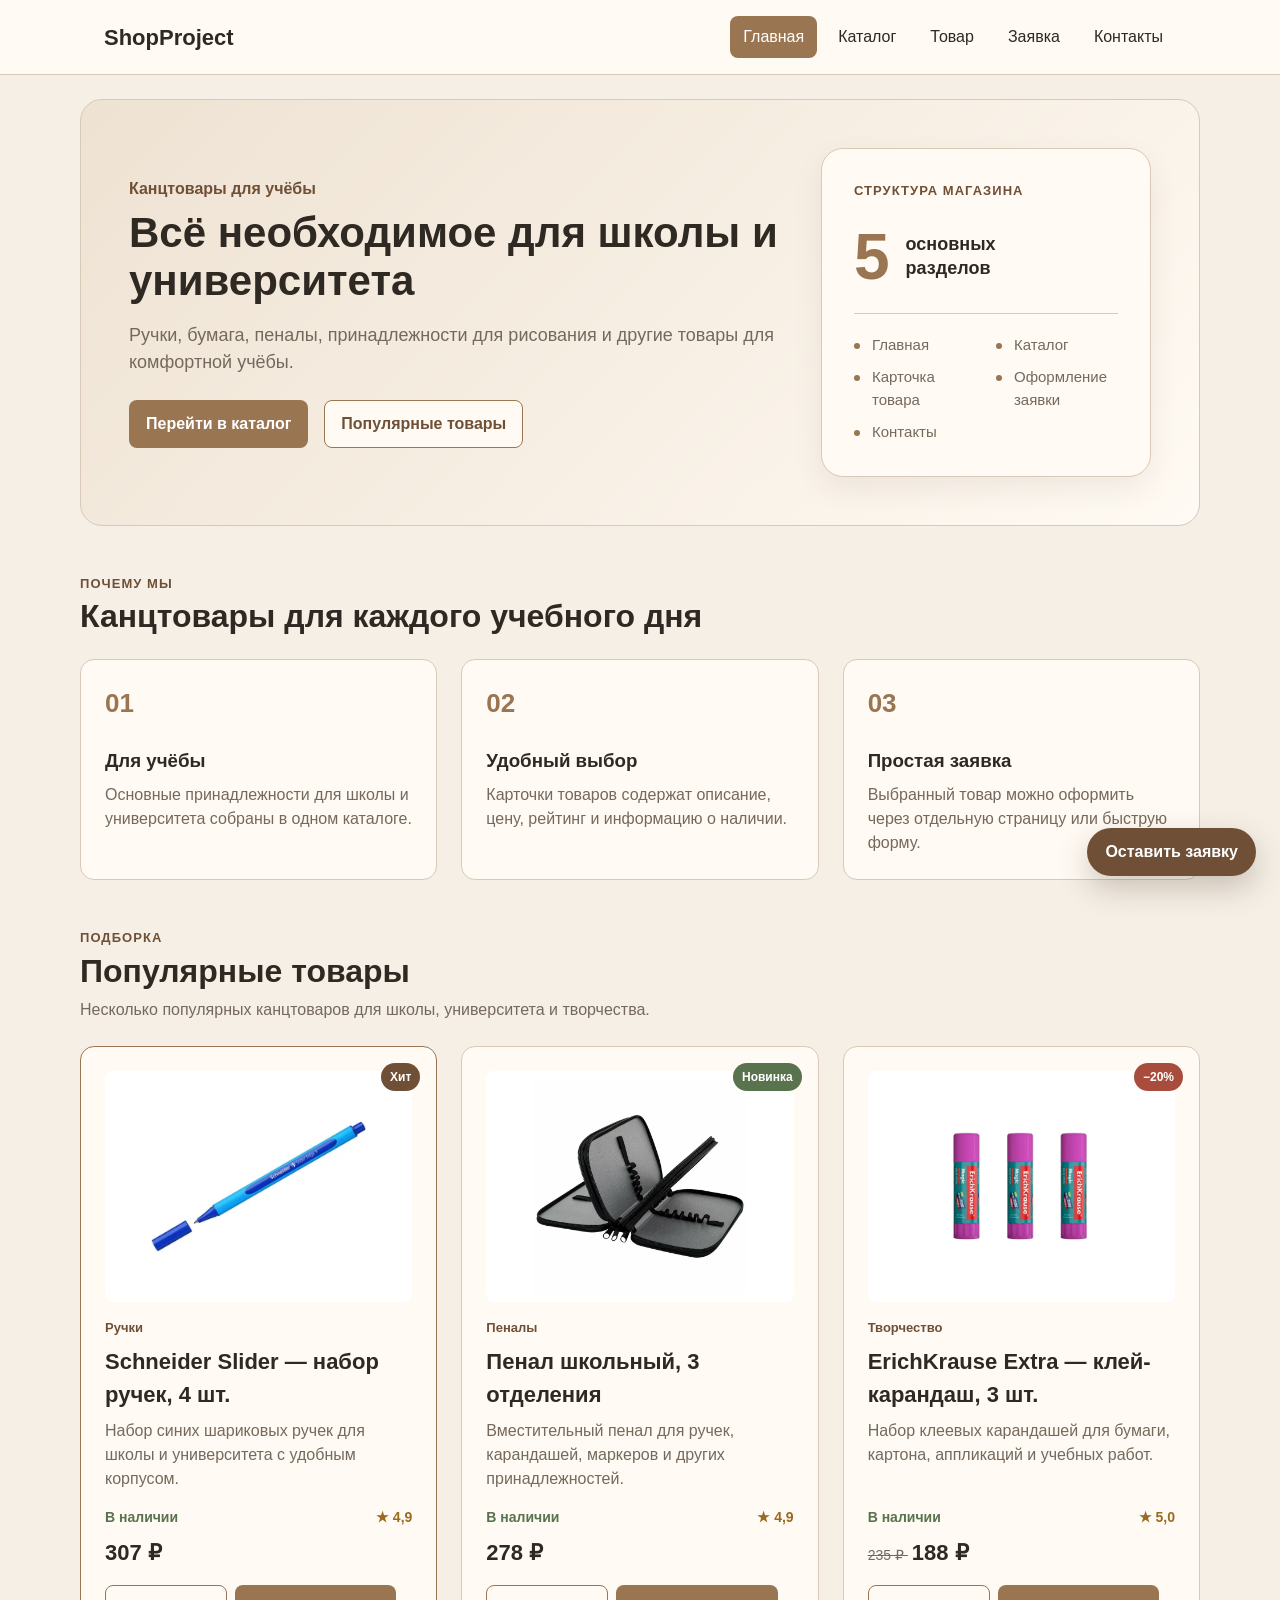
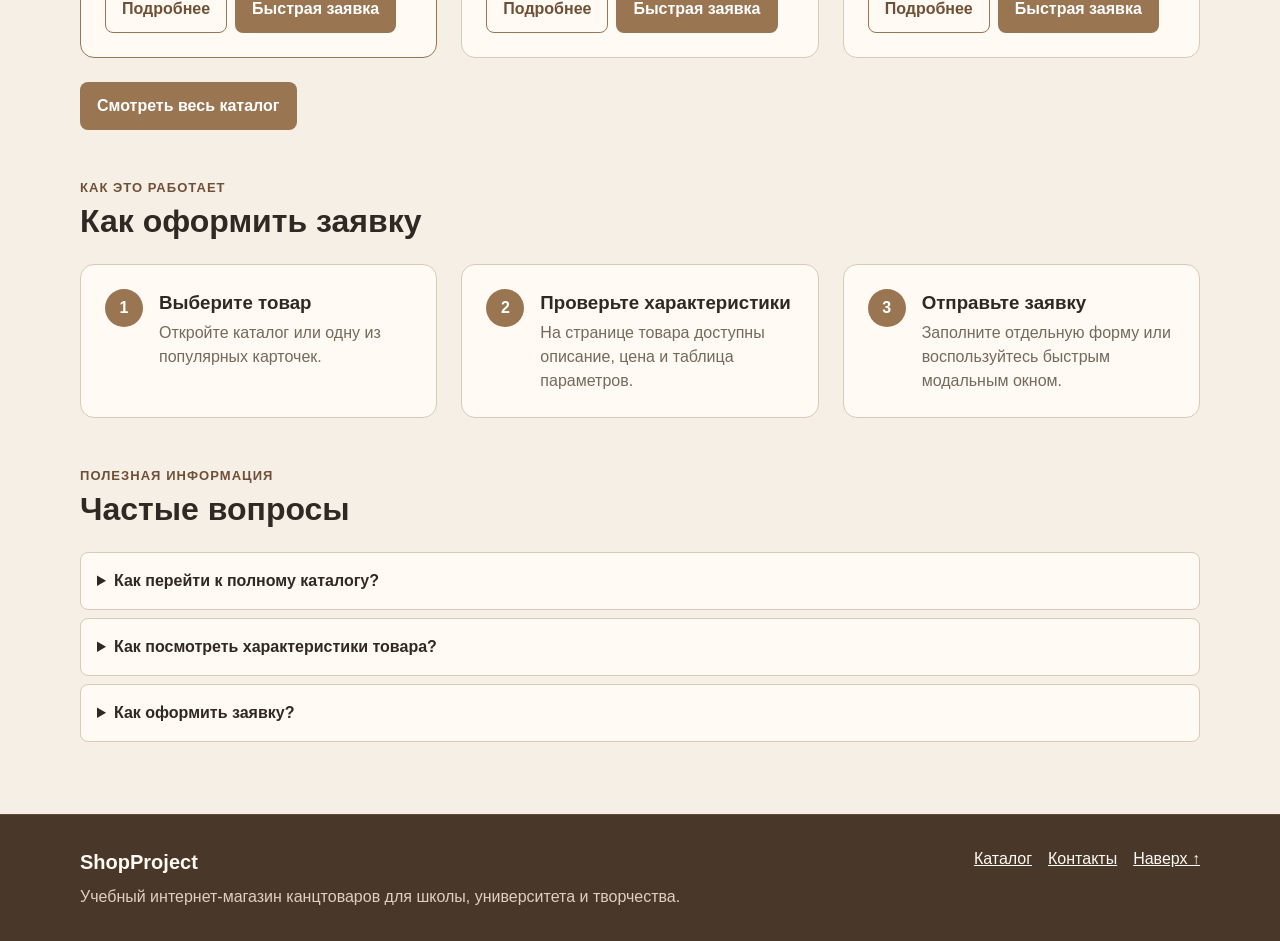
<file: index.html>
<!DOCTYPE html>
<html lang="ru">

<head>
  <meta charset="UTF-8">

  <meta
    name="viewport"
    content="width=device-width, initial-scale=1.0"
  >

  <meta
    name="description"
    content="ShopProject — учебный интернет-магазин канцтоваров для школы и университета."
  >

  <title>ShopProject — канцтовары для учёбы</title>

  <link
    rel="stylesheet"
    href="css/style.css"
  >

  <script
    src="js/main.js"
    defer
  ></script>
</head>


<body id="top">

  <a
    class="skip-link"
    href="#main-content"
  >
    Перейти к содержимому
  </a>




  <header class="site-header">

    <div class="site-header__inner">

      <a
        class="site-header__logo"
        href="index.html"
      >
        ShopProject
      </a>


      <nav
        class="site-nav"
        aria-label="Основная навигация"
      >

        <ul class="site-nav__list">

          <li class="site-nav__item">
            <a
              class="site-nav__link site-nav__link--active"
              href="index.html"
              aria-current="page"
            >
              Главная
            </a>
          </li>

          <li class="site-nav__item">
            <a
              class="site-nav__link"
              href="catalog.html"
            >
              Каталог
            </a>
          </li>

          <li class="site-nav__item">
            <a
              class="site-nav__link"
              href="product.html"
            >
              Товар
            </a>
          </li>

          <li class="site-nav__item">
            <a
              class="site-nav__link"
              href="order.html"
            >
              Заявка
            </a>
          </li>

          <li class="site-nav__item">
            <a
              class="site-nav__link"
              href="contacts.html"
            >
              Контакты
            </a>
          </li>

        </ul>

      </nav>

    </div>

  </header>




  <main id="main-content">


    <section class="hero">

      <div class="hero__content">

        <p class="hero__eyebrow">
          Канцтовары для учёбы
        </p>

        <h1 class="hero__title">
          Всё необходимое для школы и университета
        </h1>

        <p class="hero__text">
          Ручки, бумага, пеналы, принадлежности
          для рисования и другие товары
          для комфортной учёбы.
        </p>


        <div class="hero__actions">

          <a
            class="button button--primary"
            href="catalog.html"
          >
            Перейти в каталог
          </a>

          <a
            class="button button--secondary"
            href="#popular-products"
          >
            Популярные товары
          </a>

        </div>

      </div>



      <aside
        class="hero__panel"
        aria-label="Структура магазина"
      >

        <p class="hero__panel-label">
          Структура магазина
        </p>


        <div class="hero__panel-stat">

          <span class="hero__panel-number">
            5
          </span>

          <span class="hero__panel-caption">
            основных<br>
            разделов
          </span>

        </div>


        <ul class="hero__panel-list">

          <li class="hero__panel-item">
            Главная
          </li>

          <li class="hero__panel-item">
            Каталог
          </li>

          <li class="hero__panel-item">
            Карточка товара
          </li>

          <li class="hero__panel-item">
            Оформление заявки
          </li>

          <li class="hero__panel-item">
            Контакты
          </li>

        </ul>

      </aside>

    </section>



    <section class="section">

      <div class="section__heading">

        <p class="section__eyebrow">
          Почему мы
        </p>

        <h2 class="section__title">
          Канцтовары для каждого учебного дня
        </h2>

      </div>


      <div class="benefits-grid">

        <article class="benefit-card">

          <span class="benefit-card__number">
            01
          </span>

          <h3 class="benefit-card__title">
            Для учёбы
          </h3>

          <p class="benefit-card__text">
            Основные принадлежности
            для школы и университета
            собраны в одном каталоге.
          </p>

        </article>


        <article class="benefit-card">

          <span class="benefit-card__number">
            02
          </span>

          <h3 class="benefit-card__title">
            Удобный выбор
          </h3>

          <p class="benefit-card__text">
            Карточки товаров содержат
            описание, цену, рейтинг
            и информацию о наличии.
          </p>

        </article>


        <article class="benefit-card">

          <span class="benefit-card__number">
            03
          </span>

          <h3 class="benefit-card__title">
            Простая заявка
          </h3>

          <p class="benefit-card__text">
            Выбранный товар можно оформить
            через отдельную страницу
            или быструю форму.
          </p>

        </article>

      </div>

    </section>



    <section
      class="section"
      id="popular-products"
    >

      <div class="section__heading">

        <p class="section__eyebrow">
          Подборка
        </p>

        <h2 class="section__title">
          Популярные товары
        </h2>

        <p class="section__text">
          Несколько популярных канцтоваров
          для школы, университета и творчества.
        </p>

      </div>


      <div class="products-grid">



        <article
          class="product-card product-card--featured"
        >

          <span
            class="product-card__badge product-card__badge--hit"
          >
            Хит
          </span>


          <img
            class="product-card__image"
            src="images/product-1.jpg"
            alt="Набор синих шариковых ручек Schneider Slider"
          >


          <p class="product-card__category">
            Ручки
          </p>


          <h3 class="product-card__title">
            Schneider Slider — набор ручек, 4 шт.
          </h3>


          <p class="product-card__description">
            Набор синих шариковых ручек
            для школы и университета
            с удобным корпусом.
          </p>


          <div class="product-card__meta">

            <span class="product-card__availability">
              В наличии
            </span>

            <span class="product-card__rating">
              ★ 4,9
            </span>

          </div>


          <p class="product-card__price">
            307 ₽
          </p>


          <div class="product-card__actions">

            <a
              class="button button--secondary"
              href="product.html"
            >
              Подробнее
            </a>

            <button
              class="button button--primary product-card__button"
              type="button"
              data-product="Schneider Slider — набор ручек, 4 шт."
            >
              Быстрая заявка
            </button>

          </div>

        </article>




        <article
          class="product-card product-card--new"
        >

          <span
            class="product-card__badge product-card__badge--new"
          >
            Новинка
          </span>


          <img
            class="product-card__image"
            src="images/product-2.jpg"
            alt="Школьный пенал с тремя отделениями"
          >


          <p class="product-card__category">
            Пеналы
          </p>


          <h3 class="product-card__title">
            Пенал школьный, 3 отделения
          </h3>


          <p class="product-card__description">
            Вместительный пенал
            для ручек, карандашей,
            маркеров и других принадлежностей.
          </p>


          <div class="product-card__meta">

            <span class="product-card__availability">
              В наличии
            </span>

            <span class="product-card__rating">
              ★ 4,9
            </span>

          </div>


          <p class="product-card__price">
            278 ₽
          </p>


          <div class="product-card__actions">

            <a
              class="button button--secondary"
              href="product.html"
            >
              Подробнее
            </a>

            <button
              class="button button--primary product-card__button"
              type="button"
              data-product="Пенал школьный, 3 отделения"
            >
              Быстрая заявка
            </button>

          </div>

        </article>




        <article
          class="product-card product-card--discount"
        >

          <span
            class="product-card__badge product-card__badge--discount"
          >
            −20%
          </span>


          <img
            class="product-card__image"
            src="images/product-4.jpg"
            alt="Набор клея-карандаша ErichKrause Extra"
          >


          <p class="product-card__category">
            Творчество
          </p>


          <h3 class="product-card__title">
            ErichKrause Extra — клей-карандаш, 3 шт.
          </h3>


          <p class="product-card__description">
            Набор клеевых карандашей
            для бумаги, картона,
            аппликаций и учебных работ.
          </p>


          <div class="product-card__meta">

            <span class="product-card__availability">
              В наличии
            </span>

            <span class="product-card__rating">
              ★ 5,0
            </span>

          </div>


          <p class="product-card__price">

            <span class="product-card__old-price">
              235 ₽
            </span>

            188 ₽

          </p>


          <div class="product-card__actions">

            <a
              class="button button--secondary"
              href="product.html"
            >
              Подробнее
            </a>

            <button
              class="button button--primary product-card__button"
              type="button"
              data-product="ErichKrause Extra — клей-карандаш, 3 шт."
            >
              Быстрая заявка
            </button>

          </div>

        </article>

      </div>


      <div class="hero__actions">

        <a
          class="button button--primary"
          href="catalog.html"
        >
          Смотреть весь каталог
        </a>

      </div>

    </section>




    <section class="section">

      <div class="section__heading">

        <p class="section__eyebrow">
          Как это работает
        </p>

        <h2 class="section__title">
          Как оформить заявку
        </h2>

      </div>


      <ol class="steps-list">

        <li class="steps-list__item">

          <span class="steps-list__number">
            1
          </span>

          <div>

            <h3 class="steps-list__title">
              Выберите товар
            </h3>

            <p class="steps-list__text">
              Откройте каталог
              или одну из популярных карточек.
            </p>

          </div>

        </li>


        <li class="steps-list__item">

          <span class="steps-list__number">
            2
          </span>

          <div>

            <h3 class="steps-list__title">
              Проверьте характеристики
            </h3>

            <p class="steps-list__text">
              На странице товара доступны
              описание, цена и таблица параметров.
            </p>

          </div>

        </li>


        <li class="steps-list__item">

          <span class="steps-list__number">
            3
          </span>

          <div>

            <h3 class="steps-list__title">
              Отправьте заявку
            </h3>

            <p class="steps-list__text">
              Заполните отдельную форму
              или воспользуйтесь
              быстрым модальным окном.
            </p>

          </div>

        </li>

      </ol>

    </section>




    <section class="section">

      <div class="section__heading">

        <p class="section__eyebrow">
          Полезная информация
        </p>

        <h2 class="section__title">
          Частые вопросы
        </h2>

      </div>


      <div class="faq-list">

        <details class="faq-item">

          <summary class="faq-item__question">
            Как перейти к полному каталогу?
          </summary>

          <p class="faq-item__answer">
            Используйте пункт «Каталог»
            в верхнем меню
            или кнопку «Смотреть весь каталог».
          </p>

        </details>


        <details class="faq-item">

          <summary class="faq-item__question">
            Как посмотреть характеристики товара?
          </summary>

          <p class="faq-item__answer">
            Откройте страницу товара
            с помощью кнопки «Подробнее».
            Там находится таблица характеристик.
          </p>

        </details>


        <details class="faq-item">

          <summary class="faq-item__question">
            Как оформить заявку?
          </summary>

          <p class="faq-item__answer">
            Можно перейти на страницу «Заявка»
            или использовать кнопку
            «Быстрая заявка» в карточке товара.
          </p>

        </details>

      </div>

    </section>

  </main>



  <dialog
    class="order-dialog"
    id="order-dialog"
  >

    <div class="order-dialog__header">

      <div>

        <p class="order-dialog__eyebrow">
          Быстрая заявка
        </p>

        <h2 class="order-dialog__title">
          Оформить товар
        </h2>

      </div>


      <button
        class="order-dialog__close"
        id="close-order-dialog"
        type="button"
        aria-label="Закрыть окно"
      >
        ×
      </button>

    </div>


    <form
      class="order-form"
      id="order-form"
      action="#"
      method="post"
    >


      <p
        class="order-form__notice"
        id="selected-product-text"
      >
        Выбранный товар будет указан автоматически.
      </p>


      <input
        id="selected-product"
        name="product"
        type="hidden"
      >



      <div class="order-form__field">

        <label
          class="order-form__label"
          for="order-name"
        >
          Имя *
        </label>

        <input
          class="order-form__input"
          id="order-name"
          name="name"
          type="text"
          minlength="2"
          autocomplete="given-name"
          required
        >

      </div>




      <div class="order-form__field">

        <label
          class="order-form__label"
          for="order-email"
        >
          E-mail *
        </label>

        <input
          class="order-form__input"
          id="order-email"
          name="email"
          type="email"
          autocomplete="email"
          required
        >

      </div>



      <div class="order-form__field">

        <label
          class="order-form__label"
          for="order-phone"
        >
          Телефон *
        </label>

        <input
          class="order-form__input"
          id="order-phone"
          name="phone"
          type="tel"
          placeholder="+7 (900) 000-00-00"
          required
        >

      </div>



      <div class="order-form__field">

        <label
          class="order-form__label"
          for="order-topic"
        >
          Тема заявки *
        </label>

        <select
          class="order-form__select"
          id="order-topic"
          name="topic"
          required
        >

          <option value="">
            Выберите тему
          </option>

          <option value="order">
            Заказ товара
          </option>

          <option value="consultation">
            Консультация
          </option>

          <option value="delivery">
            Вопрос по доставке
          </option>

        </select>

      </div>


      <!-- Комментарий -->

      <div class="order-form__field">

        <label
          class="order-form__label"
          for="order-comment"
        >
          Комментарий
        </label>

        <textarea
          class="order-form__textarea"
          id="order-comment"
          name="comment"
          rows="4"
          placeholder="Дополнительная информация"
        ></textarea>

      </div>



      <div
        class="order-form__field order-form__field--checkbox"
      >

        <label
          class="order-form__checkbox-label"
          for="order-agreement"
        >

          <input
            id="order-agreement"
            name="agreement"
            type="checkbox"
            required
          >

          Я согласен на обработку персональных данных *

        </label>

      </div>



      <div class="order-form__actions">

        <button
          class="button button--primary"
          type="submit"
        >
          Отправить заявку
        </button>

        <button
          class="button button--secondary"
          id="cancel-order-dialog"
          type="button"
        >
          Отмена
        </button>

      </div>

    </form>

  </dialog>



  <p
    class="success-message"
    id="success-message"
    role="status"
    hidden
  >
    ✓ Заявка успешно отправлена!
    Спасибо, мы получили ваши данные.
  </p>



  <a
    class="floating-action"
    href="order.html"
    aria-label="Перейти к оформлению заявки"
  >
    Оставить заявку
  </a>


  <footer class="site-footer">

    <div class="site-footer__inner">

      <div>

        <strong class="site-footer__logo">
          ShopProject
        </strong>

        <p class="site-footer__text">
          Учебный интернет-магазин канцтоваров
          для школы, университета и творчества.
        </p>

      </div>


      <nav
        class="site-footer__nav"
        aria-label="Дополнительная навигация"
      >

        <a
          class="site-footer__link"
          href="catalog.html"
        >
          Каталог
        </a>

        <a
          class="site-footer__link"
          href="contacts.html"
        >
          Контакты
        </a>

        <a
          class="site-footer__link"
          href="#top"
        >
          Наверх ↑
        </a>

      </nav>

    </div>

  </footer>

</body>

</html>
</file>
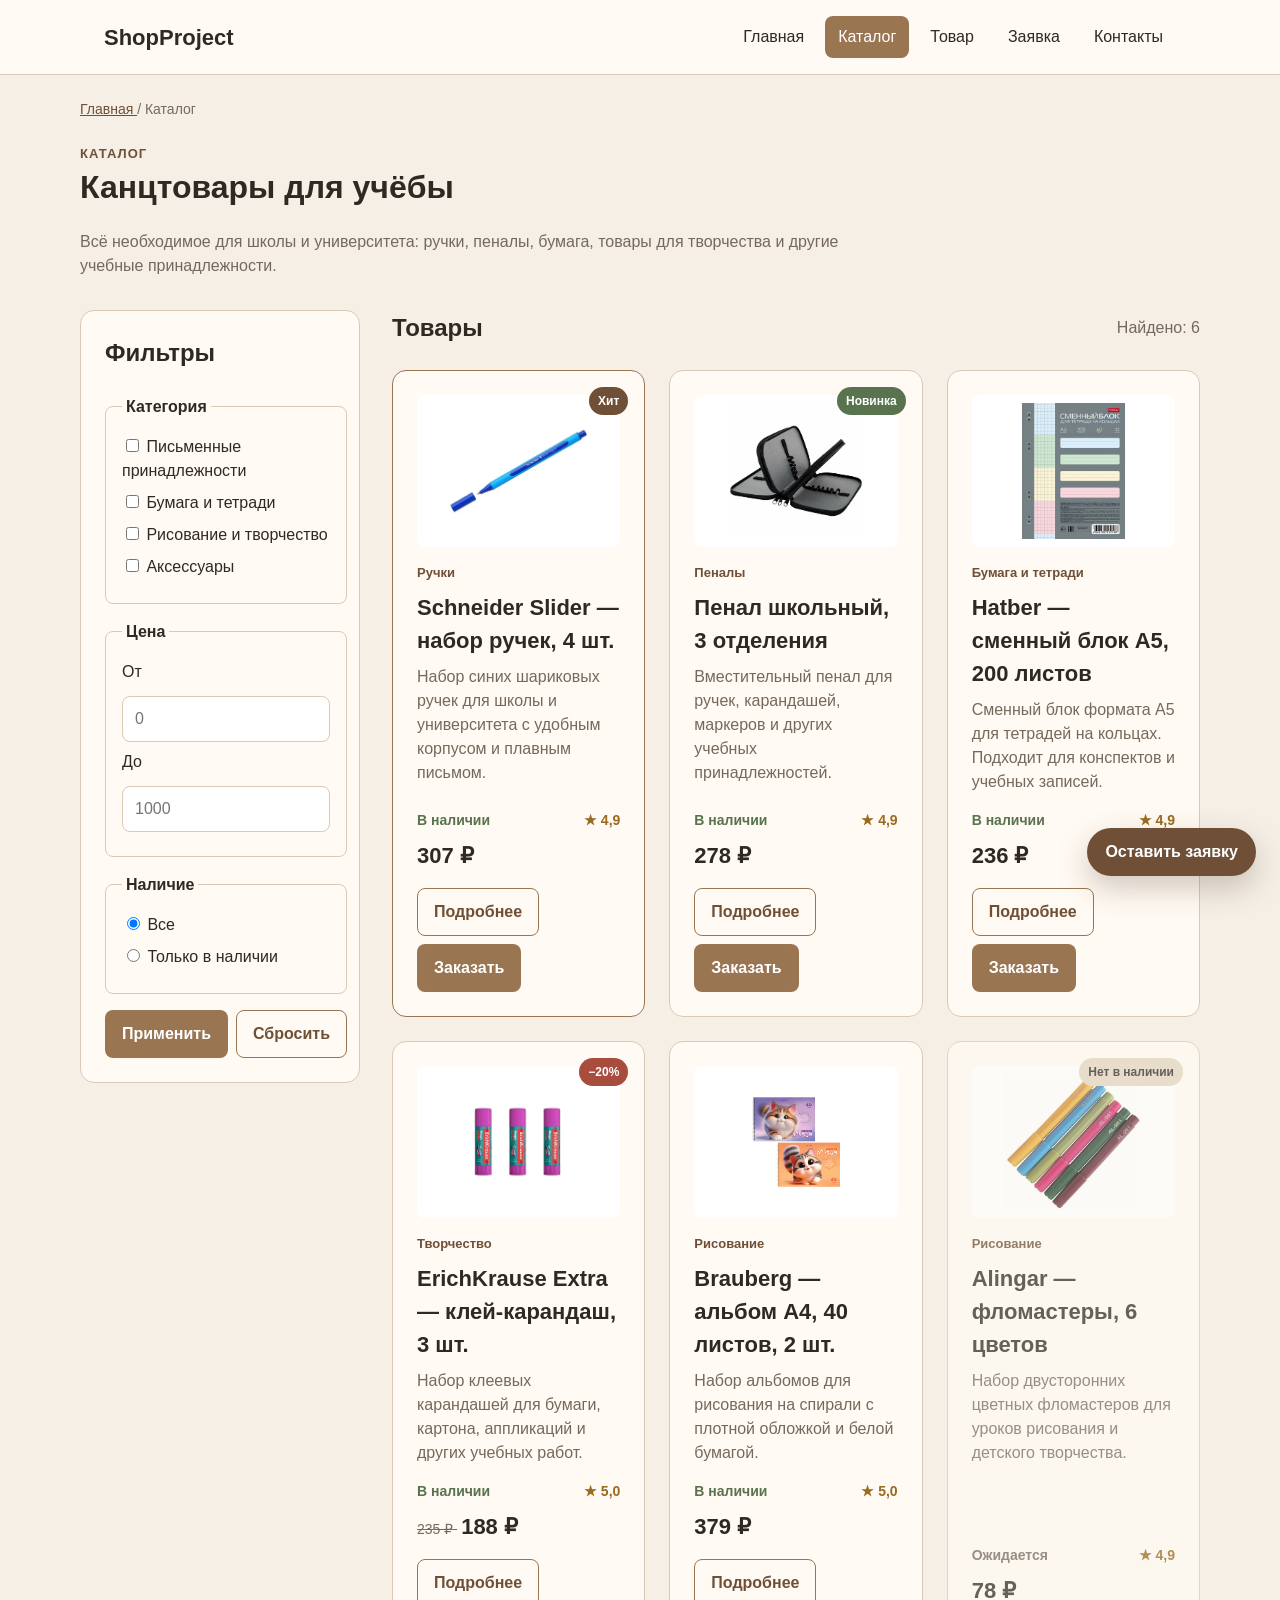
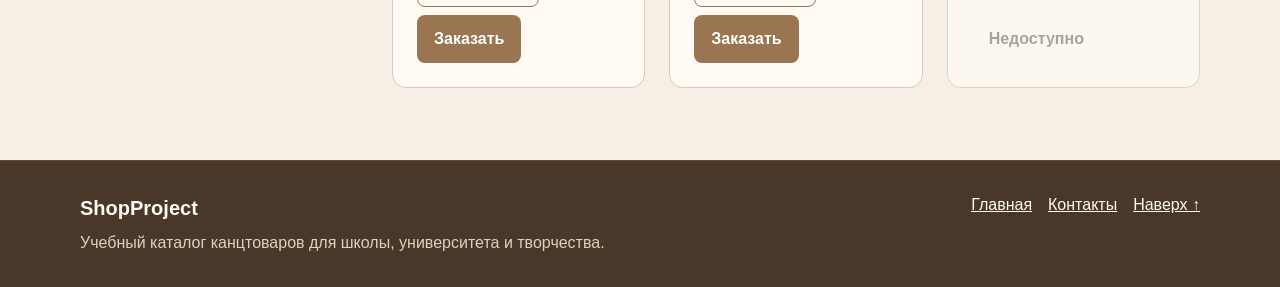
<file: catalog.html>
<!DOCTYPE html>
<html lang="ru">

<head>
  <meta charset="UTF-8">

  <meta
    name="viewport"
    content="width=device-width, initial-scale=1.0"
  >

  <meta
    name="description"
    content="Каталог учебных канцтоваров ShopProject: ручки, пеналы, бумага, клей, альбомы и фломастеры."
  >

  <title>Каталог канцтоваров — ShopProject</title>

  <link
    rel="stylesheet"
    href="css/style.css"
  >
</head>


<body id="top">

  <a
    class="skip-link"
    href="#main-content"
  >
    Перейти к содержимому
  </a>


  <!-- ===============================
       Шапка сайта
       =============================== -->

  <header class="site-header">

    <div class="site-header__inner">

      <a
        class="site-header__logo"
        href="index.html"
      >
        ShopProject
      </a>


      <nav
        class="site-nav"
        aria-label="Основная навигация"
      >

        <ul class="site-nav__list">

          <li class="site-nav__item">
            <a
              class="site-nav__link"
              href="index.html"
            >
              Главная
            </a>
          </li>

          <li class="site-nav__item">
            <a
              class="site-nav__link site-nav__link--active"
              href="catalog.html"
              aria-current="page"
            >
              Каталог
            </a>
          </li>

          <li class="site-nav__item">
            <a
              class="site-nav__link"
              href="product.html"
            >
              Товар
            </a>
          </li>

          <li class="site-nav__item">
            <a
              class="site-nav__link"
              href="order.html"
            >
              Заявка
            </a>
          </li>

          <li class="site-nav__item">
            <a
              class="site-nav__link"
              href="contacts.html"
            >
              Контакты
            </a>
          </li>

        </ul>

      </nav>

    </div>

  </header>


  <!-- ===============================
       Основное содержимое
       =============================== -->

  <main id="main-content">


    <!-- Хлебные крошки -->

    <nav
      class="breadcrumbs"
      aria-label="Хлебные крошки"
    >

      <a
        class="breadcrumbs__link"
        href="index.html"
      >
        Главная
      </a>

      <span
        class="breadcrumbs__current"
        aria-current="page"
      >
        Каталог
      </span>

    </nav>


    <!-- Заголовок каталога -->

    <section class="section section--compact">

      <div class="section__heading">

        <p class="section__eyebrow">
          Каталог
        </p>

        <h1 class="section__title">
          Канцтовары для учёбы
        </h1>

      </div>


      <p class="section__text">
        Всё необходимое для школы и университета:
        ручки, пеналы, бумага, товары для творчества
        и другие учебные принадлежности.
      </p>

    </section>


    <!-- ===============================
         Каталог и фильтры
         =============================== -->

    <div class="catalog-layout">


      <!-- Фильтры -->

      <aside
        class="catalog-filters"
        aria-labelledby="filters-title"
      >

        <h2
          class="catalog-filters__title"
          id="filters-title"
        >
          Фильтры
        </h2>


        <form
          class="filters-form"
          action="#"
          method="get"
        >


          <!-- Категория -->

          <fieldset class="filters-form__group">

            <legend class="filters-form__legend">
              Категория
            </legend>


            <label class="filters-form__label">

              <input
                class="filters-form__checkbox"
                type="checkbox"
                name="category"
                value="writing"
              >

              Письменные принадлежности

            </label>


            <label class="filters-form__label">

              <input
                class="filters-form__checkbox"
                type="checkbox"
                name="category"
                value="paper"
              >

              Бумага и тетради

            </label>


            <label class="filters-form__label">

              <input
                class="filters-form__checkbox"
                type="checkbox"
                name="category"
                value="creative"
              >

              Рисование и творчество

            </label>


            <label class="filters-form__label">

              <input
                class="filters-form__checkbox"
                type="checkbox"
                name="category"
                value="accessories"
              >

              Аксессуары

            </label>

          </fieldset>


          <!-- Цена -->

          <fieldset class="filters-form__group">

            <legend class="filters-form__legend">
              Цена
            </legend>


            <label
              class="filters-form__label"
              for="price-from"
            >
              От
            </label>

            <input
              class="filters-form__input"
              id="price-from"
              name="price-from"
              type="number"
              min="0"
              placeholder="0"
            >


            <label
              class="filters-form__label"
              for="price-to"
            >
              До
            </label>

            <input
              class="filters-form__input"
              id="price-to"
              name="price-to"
              type="number"
              min="0"
              placeholder="1000"
            >

          </fieldset>


          <!-- Наличие -->

          <fieldset class="filters-form__group">

            <legend class="filters-form__legend">
              Наличие
            </legend>


            <label class="filters-form__label">

              <input
                class="filters-form__radio"
                type="radio"
                name="stock"
                value="all"
                checked
              >

              Все

            </label>


            <label class="filters-form__label">

              <input
                class="filters-form__radio"
                type="radio"
                name="stock"
                value="available"
              >

              Только в наличии

            </label>

          </fieldset>


          <!-- Кнопки -->

          <div class="filters-form__actions">

            <button
              class="button button--primary"
              type="button"
            >
              Применить
            </button>


            <button
              class="button button--secondary"
              type="reset"
            >
              Сбросить
            </button>

          </div>

        </form>

      </aside>


      <!-- ===============================
           Товары
           =============================== -->

      <section
        class="catalog-products"
        aria-labelledby="catalog-products-title"
      >


        <div class="catalog-products__header">

          <h2
            class="catalog-products__title"
            id="catalog-products-title"
          >
            Товары
          </h2>

          <p class="catalog-products__count">
            Найдено: 6
          </p>

        </div>


        <div class="products-grid">


          <!-- ===============================
               Товар 1
               =============================== -->

          <article
            class="product-card product-card--featured"
          >

            <span
              class="product-card__badge product-card__badge--hit"
            >
              Хит
            </span>


            <img
              class="product-card__image"
              src="images/product-1.jpg"
              alt="Набор синих шариковых ручек Schneider Slider"
            >


            <p class="product-card__category">
              Ручки
            </p>


            <h3 class="product-card__title">
              Schneider Slider — набор ручек, 4 шт.
            </h3>


            <p class="product-card__description">
              Набор синих шариковых ручек для школы
              и университета с удобным корпусом
              и плавным письмом.
            </p>


            <div class="product-card__meta">

              <span class="product-card__availability">
                В наличии
              </span>

              <span class="product-card__rating">
                ★ 4,9
              </span>

            </div>


            <p class="product-card__price">
              307 ₽
            </p>


            <div class="product-card__actions">

              <a
                class="button button--secondary"
                href="product.html"
              >
                Подробнее
              </a>

              <a
                class="button button--primary"
                href="order.html"
              >
                Заказать
              </a>

            </div>

          </article>


          <!-- ===============================
               Товар 2
               =============================== -->

          <article
            class="product-card product-card--new"
          >

            <span
              class="product-card__badge product-card__badge--new"
            >
              Новинка
            </span>


            <img
              class="product-card__image"
              src="images/product-2.jpg"
              alt="Школьный пенал с тремя отделениями"
            >


            <p class="product-card__category">
              Пеналы
            </p>


            <h3 class="product-card__title">
              Пенал школьный, 3 отделения
            </h3>


            <p class="product-card__description">
              Вместительный пенал для ручек,
              карандашей, маркеров и других
              учебных принадлежностей.
            </p>


            <div class="product-card__meta">

              <span class="product-card__availability">
                В наличии
              </span>

              <span class="product-card__rating">
                ★ 4,9
              </span>

            </div>


            <p class="product-card__price">
              278 ₽
            </p>


            <div class="product-card__actions">

              <a
                class="button button--secondary"
                href="product.html"
              >
                Подробнее
              </a>

              <a
                class="button button--primary"
                href="order.html"
              >
                Заказать
              </a>

            </div>

          </article>


          <!-- ===============================
               Товар 3
               =============================== -->

          <article class="product-card">

            <img
              class="product-card__image"
              src="images/product-3.jpg"
              alt="Сменный блок Hatber формата А5 на 200 листов"
            >


            <p class="product-card__category">
              Бумага и тетради
            </p>


            <h3 class="product-card__title">
              Hatber — сменный блок А5, 200 листов
            </h3>


            <p class="product-card__description">
              Сменный блок формата А5 для тетрадей
              на кольцах. Подходит для конспектов
              и учебных записей.
            </p>


            <div class="product-card__meta">

              <span class="product-card__availability">
                В наличии
              </span>

              <span class="product-card__rating">
                ★ 4,9
              </span>

            </div>


            <p class="product-card__price">
              236 ₽
            </p>


            <div class="product-card__actions">

              <a
                class="button button--secondary"
                href="product.html"
              >
                Подробнее
              </a>

              <a
                class="button button--primary"
                href="order.html"
              >
                Заказать
              </a>

            </div>

          </article>


          <!-- ===============================
               Товар 4
               =============================== -->

          <article
            class="product-card product-card--discount"
          >

            <span
              class="product-card__badge product-card__badge--discount"
            >
              −20%
            </span>


            <img
              class="product-card__image"
              src="images/product-4.jpg"
              alt="Набор клея-карандаша ErichKrause Extra"
            >


            <p class="product-card__category">
              Творчество
            </p>


            <h3 class="product-card__title">
              ErichKrause Extra — клей-карандаш, 3 шт.
            </h3>


            <p class="product-card__description">
              Набор клеевых карандашей для бумаги,
              картона, аппликаций и других
              учебных работ.
            </p>


            <div class="product-card__meta">

              <span class="product-card__availability">
                В наличии
              </span>

              <span class="product-card__rating">
                ★ 5,0
              </span>

            </div>


            <p class="product-card__price">

              <span class="product-card__old-price">
                235 ₽
              </span>

              188 ₽

            </p>


            <div class="product-card__actions">

              <a
                class="button button--secondary"
                href="product.html"
              >
                Подробнее
              </a>

              <a
                class="button button--primary"
                href="order.html"
              >
                Заказать
              </a>

            </div>

          </article>


          <!-- ===============================
               Товар 5
               =============================== -->

          <article class="product-card">

            <img
              class="product-card__image"
              src="images/product-5.jpg"
              alt="Альбом для рисования Brauberg формата А4"
            >


            <p class="product-card__category">
              Рисование
            </p>


            <h3 class="product-card__title">
              Brauberg — альбом А4, 40 листов, 2 шт.
            </h3>


            <p class="product-card__description">
              Набор альбомов для рисования
              на спирали с плотной обложкой
              и белой бумагой.
            </p>


            <div class="product-card__meta">

              <span class="product-card__availability">
                В наличии
              </span>

              <span class="product-card__rating">
                ★ 5,0
              </span>

            </div>


            <p class="product-card__price">
              379 ₽
            </p>


            <div class="product-card__actions">

              <a
                class="button button--secondary"
                href="product.html"
              >
                Подробнее
              </a>

              <a
                class="button button--primary"
                href="order.html"
              >
                Заказать
              </a>

            </div>

          </article>


          <!-- ===============================
               Товар 6
               =============================== -->

          <article
            class="product-card product-card--unavailable"
          >

            <span
              class="product-card__badge product-card__badge--muted"
            >
              Нет в наличии
            </span>


            <img
              class="product-card__image"
              src="images/product-6.jpg"
              alt="Двусторонние фломастеры Alingar на 6 цветов"
            >


            <p class="product-card__category">
              Рисование
            </p>


            <h3 class="product-card__title">
              Alingar — фломастеры, 6 цветов
            </h3>


            <p class="product-card__description">
              Набор двусторонних цветных фломастеров
              для уроков рисования и детского
              творчества.
            </p>


            <div class="product-card__meta">

              <span
                class="product-card__availability product-card__availability--muted"
              >
                Ожидается
              </span>

              <span class="product-card__rating">
                ★ 4,9
              </span>

            </div>


            <p class="product-card__price">
              78 ₽
            </p>


            <span
              class="button button--disabled product-card__button"
              aria-disabled="true"
            >
              Недоступно
            </span>

          </article>

        </div>

      </section>

    </div>

  </main>


  <!-- ===============================
       Фиксированная кнопка
       =============================== -->

  <a
    class="floating-action"
    href="order.html"
    aria-label="Перейти к оформлению заявки"
  >
    Оставить заявку
  </a>


  <!-- ===============================
       Подвал
       =============================== -->

  <footer class="site-footer">

    <div class="site-footer__inner">

      <div>

        <strong class="site-footer__logo">
          ShopProject
        </strong>

        <p class="site-footer__text">
          Учебный каталог канцтоваров для школы,
          университета и творчества.
        </p>

      </div>


      <nav
        class="site-footer__nav"
        aria-label="Дополнительная навигация"
      >

        <a
          class="site-footer__link"
          href="index.html"
        >
          Главная
        </a>

        <a
          class="site-footer__link"
          href="contacts.html"
        >
          Контакты
        </a>

        <a
          class="site-footer__link"
          href="#top"
        >
          Наверх ↑
        </a>

      </nav>

    </div>

  </footer>

</body>

</html>
</file>
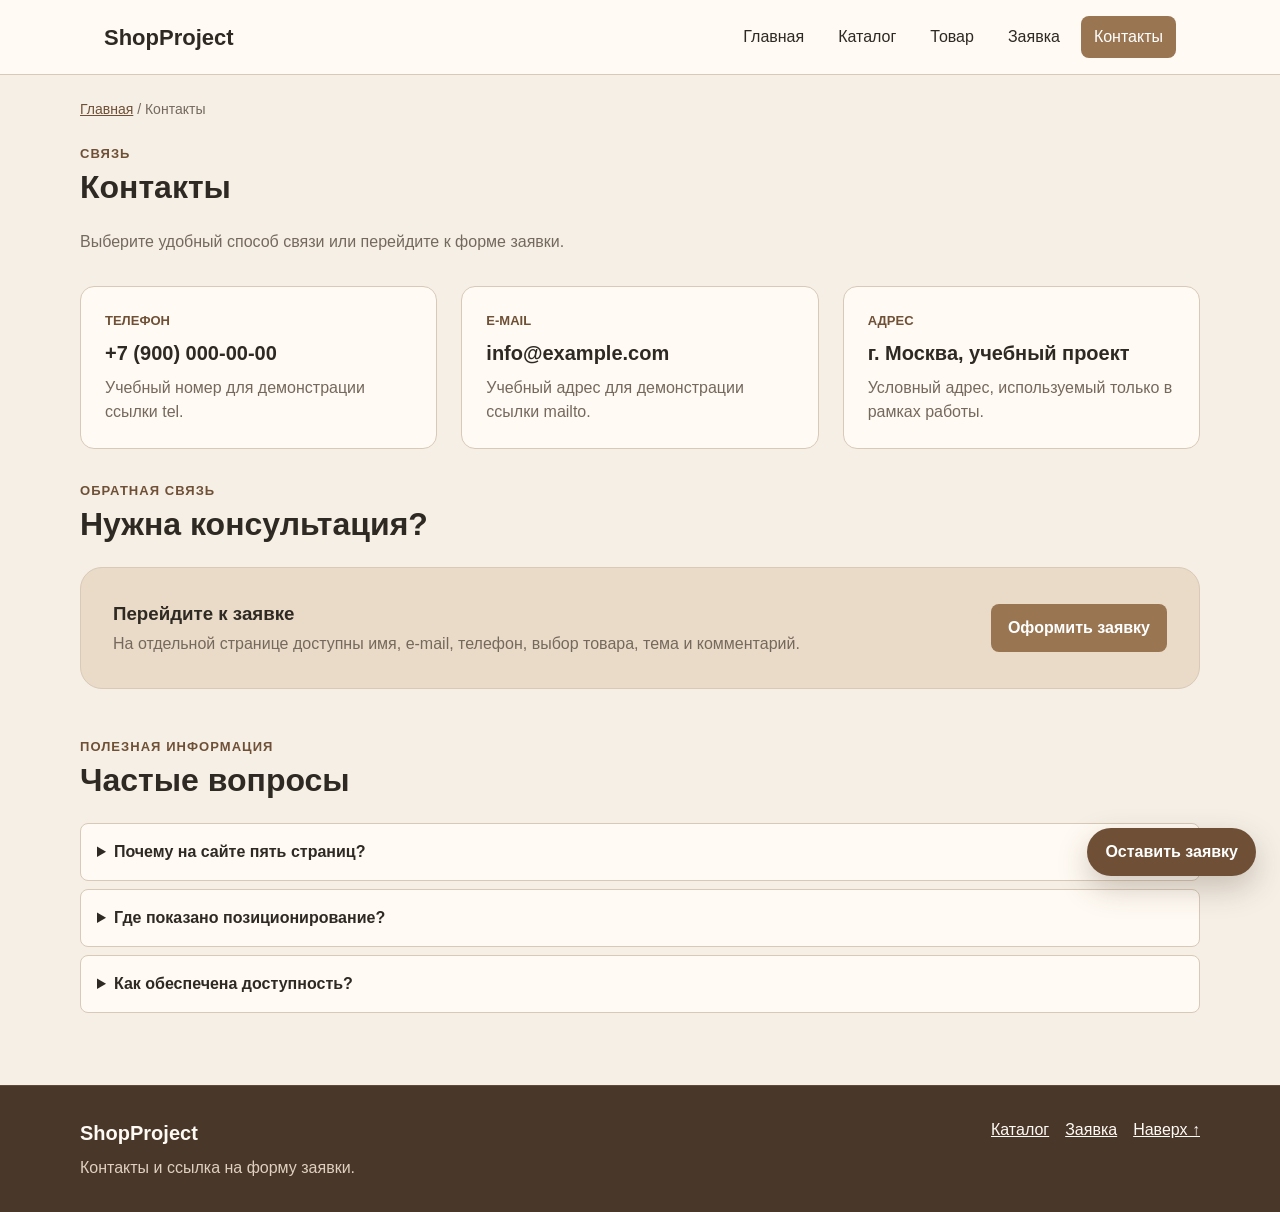
<file: contacts.html>
<!DOCTYPE html>
<html lang="ru">
<head>
  <meta charset="UTF-8">
  <meta name="viewport" content="width=device-width, initial-scale=1.0">
  <meta name="description" content="Контакты ShopProject, способы связи и быстрые ответы на вопросы.">
  <title>Контакты — ShopProject</title>
  <link rel="stylesheet" href="css/style.css">
</head>
<body id="top">
  <a class="skip-link" href="#main-content">Перейти к содержимому</a>

  <header class="site-header">
    <div class="site-header__inner">
      <a class="site-header__logo" href="index.html">ShopProject</a>
      <nav class="site-nav" aria-label="Основная навигация">
        <ul class="site-nav__list">
          <li class="site-nav__item"><a class="site-nav__link" href="index.html">Главная</a></li>
          <li class="site-nav__item"><a class="site-nav__link" href="catalog.html">Каталог</a></li>
          <li class="site-nav__item"><a class="site-nav__link" href="product.html">Товар</a></li>
          <li class="site-nav__item"><a class="site-nav__link" href="order.html">Заявка</a></li>
          <li class="site-nav__item"><a class="site-nav__link site-nav__link--active" href="contacts.html" aria-current="page">Контакты</a></li>
        </ul>
      </nav>
    </div>
  </header>

  <main id="main-content">
    <nav class="breadcrumbs" aria-label="Хлебные крошки">
      <a class="breadcrumbs__link" href="index.html">Главная</a>
      <span class="breadcrumbs__current" aria-current="page">Контакты</span>
    </nav>

    <section class="section section--compact">
      <div class="section__heading">
        <p class="section__eyebrow">Связь</p>
        <h1 class="section__title">Контакты</h1>
      </div>
      <p class="section__text">Выберите удобный способ связи или перейдите к форме заявки.</p>
    </section>

    <section class="contacts-grid" aria-label="Контактная информация">
      <article class="contact-card">
        <span class="contact-card__label">Телефон</span>
        <a class="contact-card__value" href="tel:+79000000000">+7 (900) 000-00-00</a>
        <p class="contact-card__text">Учебный номер для демонстрации ссылки tel.</p>
      </article>

      <article class="contact-card">
        <span class="contact-card__label">E-mail</span>
        <a class="contact-card__value" href="mailto:info@example.com">info@example.com</a>
        <p class="contact-card__text">Учебный адрес для демонстрации ссылки mailto.</p>
      </article>

      <article class="contact-card">
        <span class="contact-card__label">Адрес</span>
        <span class="contact-card__value">г. Москва, учебный проект</span>
        <p class="contact-card__text">Условный адрес, используемый только в рамках работы.</p>
      </article>
    </section>

    <section class="section">
      <div class="section__heading">
        <p class="section__eyebrow">Обратная связь</p>
        <h2 class="section__title">Нужна консультация?</h2>
      </div>

      <div class="contact-action">
        <div>
          <h3 class="contact-action__title">Перейдите к заявке</h3>
          <p class="contact-action__text">На отдельной странице доступны имя, e-mail, телефон, выбор товара, тема и комментарий.</p>
        </div>
        <a class="button button--primary" href="order.html">Оформить заявку</a>
      </div>
    </section>

    <section class="section">
      <div class="section__heading">
        <p class="section__eyebrow">
  Полезная информация
</p>
        <h2 class="section__title">
  Частые вопросы
</h2>
      </div>

      <div class="faq-list">
        <details class="faq-item">
          <summary class="faq-item__question">Почему на сайте пять страниц?</summary>
          <p class="faq-item__answer">Это итоговая структура контрольной работы №1: главная, каталог, товар, заявка и контакты.</p>
        </details>
        <details class="faq-item">
          <summary class="faq-item__question">Где показано позиционирование?</summary>
          <p class="faq-item__answer">В карточках используются relative/absolute, фильтр каталога — sticky, кнопка заявки — fixed, а для слоёв используется z-index.</p>
        </details>
        <details class="faq-item">
          <summary class="faq-item__question">Как обеспечена доступность?</summary>
          <p class="faq-item__answer">Используются aria-атрибуты, подписи label, видимый focus-visible, skip-link, alt-тексты и понятные состояния.</p>
        </details>
      </div>
    </section>
  </main>

  <a class="floating-action" href="order.html" aria-label="Перейти к оформлению заявки">Оставить заявку</a>

  <footer class="site-footer">
    <div class="site-footer__inner">
      <div><strong class="site-footer__logo">ShopProject</strong><p class="site-footer__text">Контакты и ссылка на форму заявки.</p></div>
      <nav class="site-footer__nav" aria-label="Дополнительная навигация">
        <a class="site-footer__link" href="catalog.html">Каталог</a>
        <a class="site-footer__link" href="order.html">Заявка</a>
        <a class="site-footer__link" href="#top">Наверх ↑</a>
      </nav>
    </div>
  </footer>
</body>
</html>
</file>
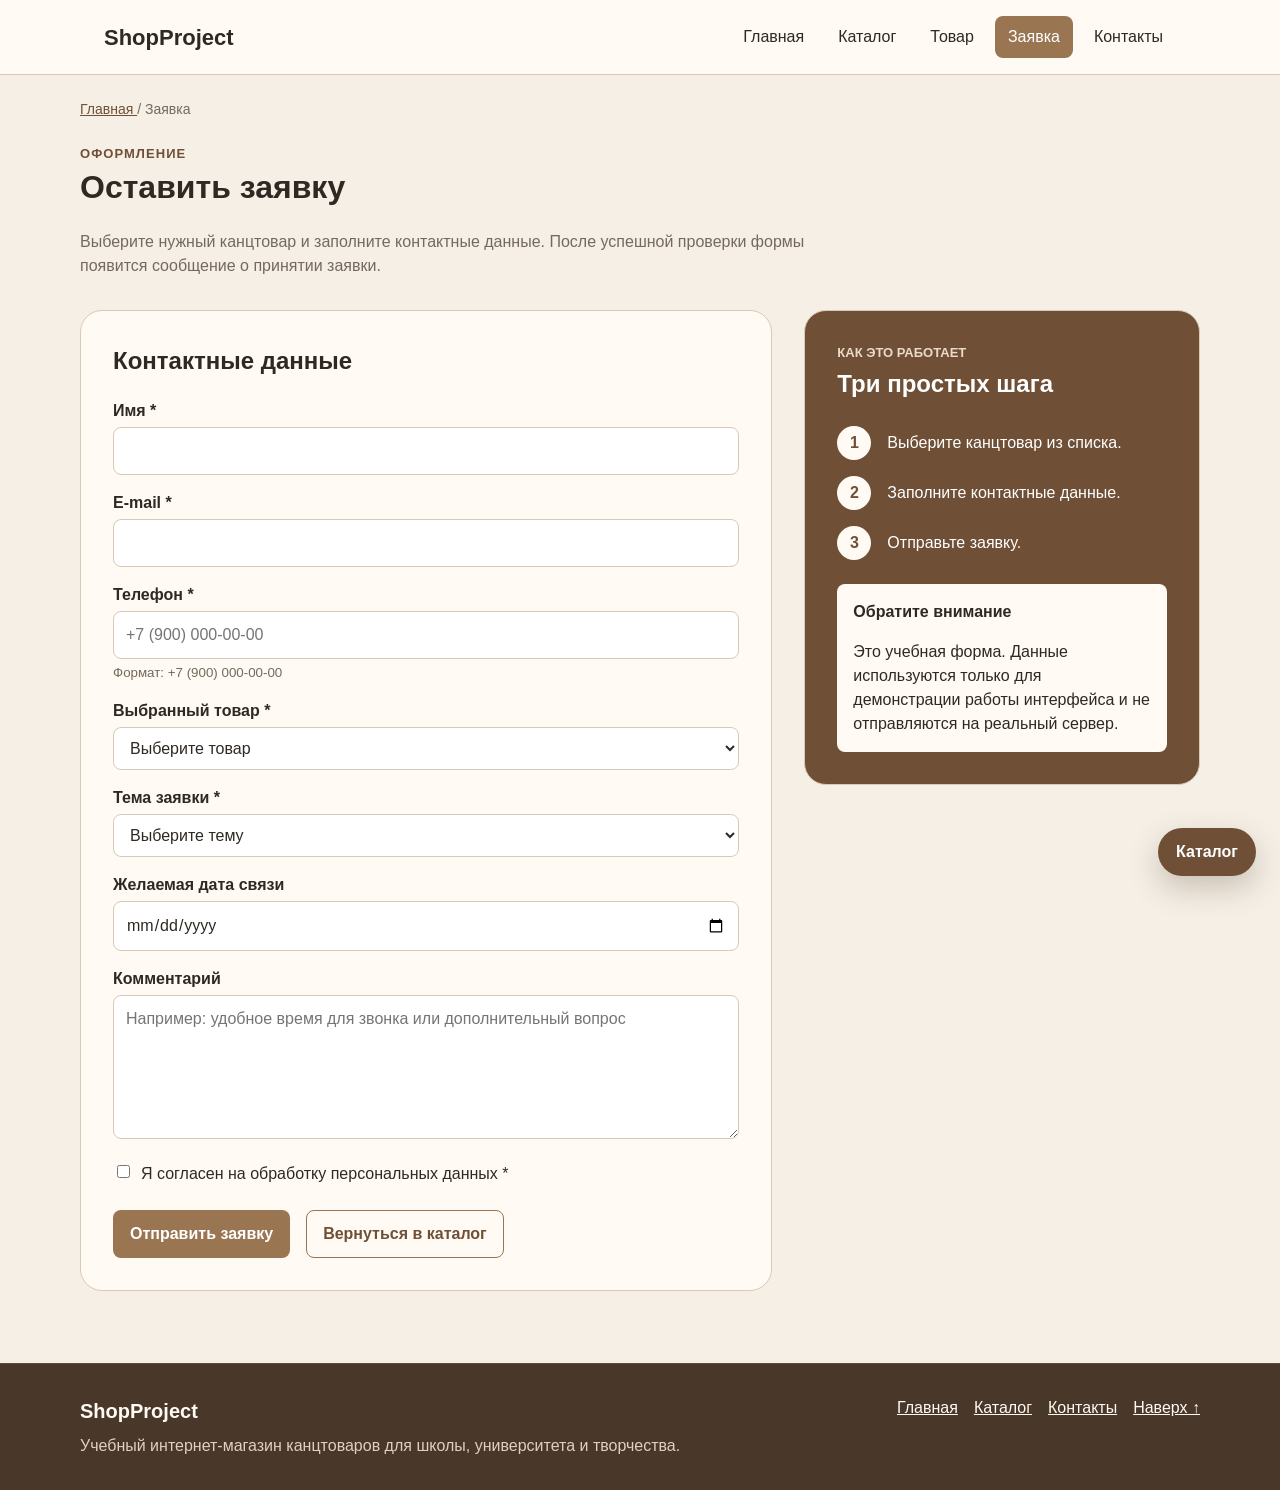
<file: order.html>
<!DOCTYPE html>
<html lang="ru">

<head>
  <meta charset="UTF-8">

  <meta
    name="viewport"
    content="width=device-width, initial-scale=1.0"
  >

  <meta
    name="description"
    content="Оформление заявки на канцтовары в ShopProject."
  >

  <title>Заявка — ShopProject</title>

  <link
    rel="stylesheet"
    href="css/style.css"
  >

  <script
    src="js/main.js"
    defer
  ></script>
</head>


<body id="top">

  <a
    class="skip-link"
    href="#main-content"
  >
    Перейти к содержимому
  </a>


  <!-- ===============================
       Шапка сайта
       =============================== -->

  <header class="site-header">

    <div class="site-header__inner">

      <a
        class="site-header__logo"
        href="index.html"
      >
        ShopProject
      </a>


      <nav
        class="site-nav"
        aria-label="Основная навигация"
      >

        <ul class="site-nav__list">

          <li class="site-nav__item">
            <a
              class="site-nav__link"
              href="index.html"
            >
              Главная
            </a>
          </li>

          <li class="site-nav__item">
            <a
              class="site-nav__link"
              href="catalog.html"
            >
              Каталог
            </a>
          </li>

          <li class="site-nav__item">
            <a
              class="site-nav__link"
              href="product.html"
            >
              Товар
            </a>
          </li>

          <li class="site-nav__item">
            <a
              class="site-nav__link site-nav__link--active"
              href="order.html"
              aria-current="page"
            >
              Заявка
            </a>
          </li>

          <li class="site-nav__item">
            <a
              class="site-nav__link"
              href="contacts.html"
            >
              Контакты
            </a>
          </li>

        </ul>

      </nav>

    </div>

  </header>


  <!-- ===============================
       Основное содержимое
       =============================== -->

  <main id="main-content">


    <!-- Хлебные крошки -->

    <nav
      class="breadcrumbs"
      aria-label="Хлебные крошки"
    >

      <a
        class="breadcrumbs__link"
        href="index.html"
      >
        Главная
      </a>

      <span
        class="breadcrumbs__current"
        aria-current="page"
      >
        Заявка
      </span>

    </nav>


    <!-- Заголовок страницы -->

    <section class="section section--compact">

      <div class="section__heading">

        <p class="section__eyebrow">
          Оформление
        </p>

        <h1 class="section__title">
          Оставить заявку
        </h1>

      </div>


      <p class="section__text">
        Выберите нужный канцтовар и заполните контактные данные.
        После успешной проверки формы появится сообщение
        о принятии заявки.
      </p>

    </section>


    <!-- ===============================
         Форма и информация
         =============================== -->

    <div class="order-layout">


      <!-- Форма -->

      <section
        class="order-panel"
        aria-labelledby="order-form-title"
      >

        <h2
          class="order-panel__title"
          id="order-form-title"
        >
          Контактные данные
        </h2>


        <form
          class="order-form order-form--page"
          id="page-order-form"
          action="#"
          method="post"
        >


          <!-- Имя -->

          <div class="order-form__field">

            <label
              class="order-form__label"
              for="page-order-name"
            >
              Имя *
            </label>

            <input
              class="order-form__input"
              id="page-order-name"
              name="name"
              type="text"
              minlength="2"
              autocomplete="given-name"
              required
            >

          </div>


          <!-- E-mail -->

          <div class="order-form__field">

            <label
              class="order-form__label"
              for="page-order-email"
            >
              E-mail *
            </label>

            <input
              class="order-form__input"
              id="page-order-email"
              name="email"
              type="email"
              autocomplete="email"
              required
            >

          </div>


          <!-- Телефон -->

          <div class="order-form__field">

            <label
              class="order-form__label"
              for="page-order-phone"
            >
              Телефон *
            </label>

            <input
              class="order-form__input"
              id="page-order-phone"
              name="phone"
              type="tel"
              inputmode="tel"
              placeholder="+7 (900) 000-00-00"
              pattern="^\+7 \(\d{3}\) \d{3}-\d{2}-\d{2}$"
              aria-describedby="page-order-phone-hint"
              required
            >

            <small
              class="order-form__hint"
              id="page-order-phone-hint"
            >
              Формат: +7 (900) 000-00-00
            </small>

          </div>


          <!-- Выбор товара -->

          <div class="order-form__field">

            <label
              class="order-form__label"
              for="page-order-product"
            >
              Выбранный товар *
            </label>

            <select
              class="order-form__select"
              id="page-order-product"
              name="product"
              required
            >

              <option value="">
                Выберите товар
              </option>

              <option value="schneider-slider">
                Schneider Slider — набор ручек, 4 шт. — 307 ₽
              </option>

              <option value="pencil-case">
                Пенал школьный, 3 отделения — 278 ₽
              </option>

              <option value="hatber-a5">
                Hatber — сменный блок А5, 200 листов — 236 ₽
              </option>

              <option value="erichkrause-glue">
                ErichKrause Extra — клей-карандаш, 3 шт. — 188 ₽
              </option>

              <option value="brauberg-album">
                Brauberg — альбом А4, 40 листов, 2 шт. — 379 ₽
              </option>

              <option value="alingar-markers">
                Alingar — фломастеры, 6 цветов — 78 ₽
              </option>

            </select>

          </div>


          <!-- Тема заявки -->

          <div class="order-form__field">

            <label
              class="order-form__label"
              for="page-order-topic"
            >
              Тема заявки *
            </label>

            <select
              class="order-form__select"
              id="page-order-topic"
              name="topic"
              required
            >

              <option value="">
                Выберите тему
              </option>

              <option value="order">
                Заказ товара
              </option>

              <option value="consultation">
                Консультация
              </option>

              <option value="delivery">
                Вопрос по доставке
              </option>

            </select>

          </div>


          <!-- Дата -->

          <div class="order-form__field">

            <label
              class="order-form__label"
              for="page-order-date"
            >
              Желаемая дата связи
            </label>

            <input
              class="order-form__input"
              id="page-order-date"
              name="date"
              type="date"
            >

          </div>


          <!-- Комментарий -->

          <div class="order-form__field">

            <label
              class="order-form__label"
              for="page-order-comment"
            >
              Комментарий
            </label>

            <textarea
              class="order-form__textarea"
              id="page-order-comment"
              name="comment"
              rows="5"
              placeholder="Например: удобное время для звонка или дополнительный вопрос"
            ></textarea>

          </div>


          <!-- Согласие -->

          <div
            class="order-form__field order-form__field--checkbox"
          >

            <label
              class="order-form__checkbox-label"
              for="page-order-agreement"
            >

              <input
                class="order-form__checkbox"
                id="page-order-agreement"
                name="agreement"
                type="checkbox"
                required
              >

              Я согласен на обработку персональных данных *

            </label>

          </div>


          <!-- Кнопки -->

          <div class="order-form__actions">

            <button
              class="button button--primary"
              type="submit"
            >
              Отправить заявку
            </button>

            <a
              class="button button--secondary"
              href="catalog.html"
            >
              Вернуться в каталог
            </a>

          </div>

        </form>


        <!-- Сообщение после успешной отправки -->

        <p
          class="success-message"
          id="page-success-message"
          role="status"
          hidden
        >
          ✓ Заявка успешно отправлена!
          Спасибо, мы получили ваши данные.
        </p>

      </section>


      <!-- ===============================
           Информация справа
           =============================== -->

      <aside
        class="order-summary"
        aria-labelledby="order-summary-title"
      >

        <p class="order-summary__eyebrow">
          Как это работает
        </p>

        <h2
          class="order-summary__title"
          id="order-summary-title"
        >
          Три простых шага
        </h2>


        <ol class="order-summary__list">

          <li class="order-summary__item">

            <span class="order-summary__number">
              1
            </span>

            <span>
              Выберите канцтовар из списка.
            </span>

          </li>


          <li class="order-summary__item">

            <span class="order-summary__number">
              2
            </span>

            <span>
              Заполните контактные данные.
            </span>

          </li>


          <li class="order-summary__item">

            <span class="order-summary__number">
              3
            </span>

            <span>
              Отправьте заявку.
            </span>

          </li>

        </ol>


        <div class="order-summary__notice">

          <strong>
            Обратите внимание
          </strong>

          <p>
            Это учебная форма. Данные используются
            только для демонстрации работы интерфейса
            и не отправляются на реальный сервер.
          </p>

        </div>

      </aside>

    </div>

  </main>


  <!-- ===============================
       Фиксированная кнопка
       =============================== -->

  <a
    class="floating-action"
    href="catalog.html"
    aria-label="Вернуться в каталог товаров"
  >
    Каталог
  </a>


  <!-- ===============================
       Подвал
       =============================== -->

  <footer class="site-footer">

    <div class="site-footer__inner">

      <div>

        <strong class="site-footer__logo">
          ShopProject
        </strong>

        <p class="site-footer__text">
          Учебный интернет-магазин канцтоваров
          для школы, университета и творчества.
        </p>

      </div>


      <nav
        class="site-footer__nav"
        aria-label="Дополнительная навигация"
      >

        <a
          class="site-footer__link"
          href="index.html"
        >
          Главная
        </a>

        <a
          class="site-footer__link"
          href="catalog.html"
        >
          Каталог
        </a>

        <a
          class="site-footer__link"
          href="contacts.html"
        >
          Контакты
        </a>

        <a
          class="site-footer__link"
          href="#top"
        >
          Наверх ↑
        </a>

      </nav>

    </div>

  </footer>

</body>

</html>
</file>
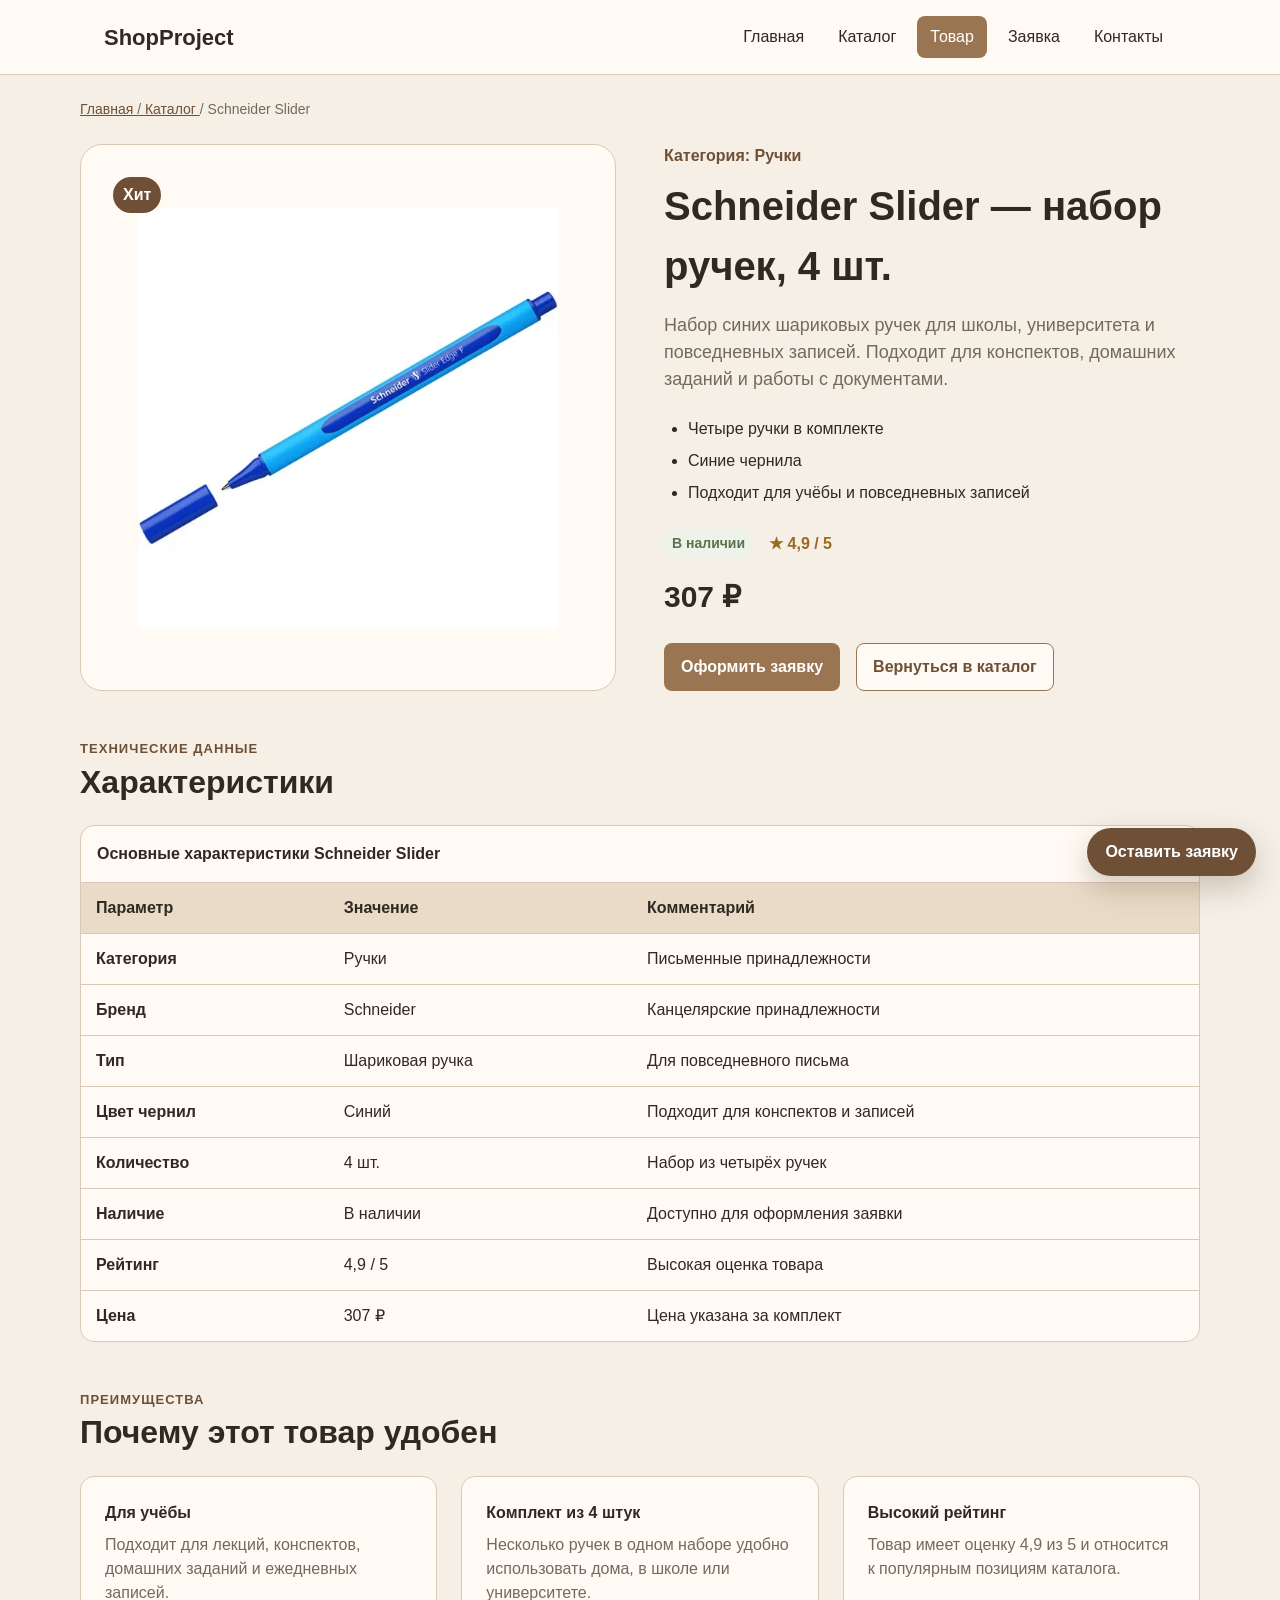
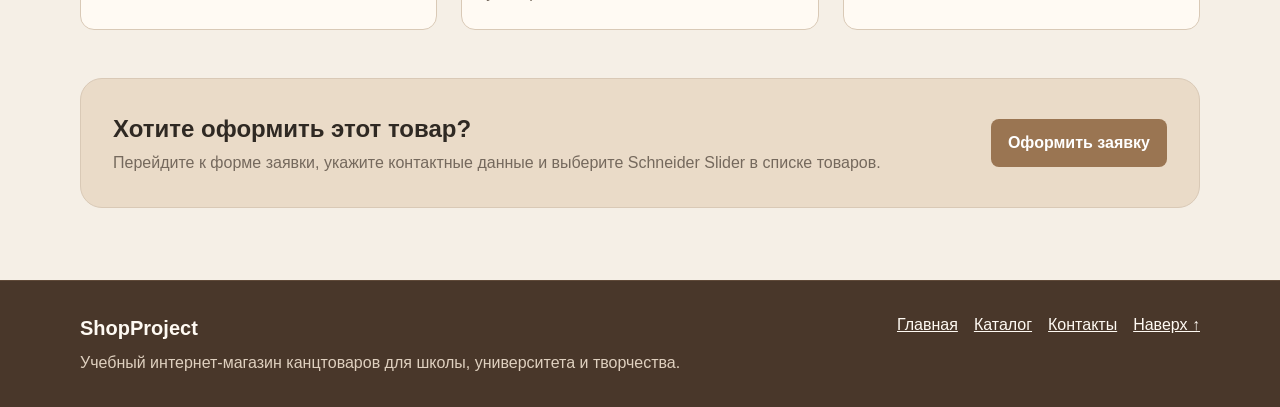
<file: product.html>
<!DOCTYPE html>
<html lang="ru">

<head>
  <meta charset="UTF-8">

  <meta
    name="viewport"
    content="width=device-width, initial-scale=1.0"
  >

  <meta
    name="description"
    content="Schneider Slider — набор синих шариковых ручек, 4 штуки. Карточка товара ShopProject."
  >

  <title>Schneider Slider — ShopProject</title>

  <link
    rel="stylesheet"
    href="css/style.css"
  >
</head>


<body id="top">

  <a
    class="skip-link"
    href="#main-content"
  >
    Перейти к содержимому
  </a>


  <!-- ===============================
       Шапка сайта
       =============================== -->

  <header class="site-header">

    <div class="site-header__inner">

      <a
        class="site-header__logo"
        href="index.html"
      >
        ShopProject
      </a>


      <nav
        class="site-nav"
        aria-label="Основная навигация"
      >

        <ul class="site-nav__list">

          <li class="site-nav__item">
            <a
              class="site-nav__link"
              href="index.html"
            >
              Главная
            </a>
          </li>

          <li class="site-nav__item">
            <a
              class="site-nav__link"
              href="catalog.html"
            >
              Каталог
            </a>
          </li>

          <li class="site-nav__item">
            <a
              class="site-nav__link site-nav__link--active"
              href="product.html"
              aria-current="page"
            >
              Товар
            </a>
          </li>

          <li class="site-nav__item">
            <a
              class="site-nav__link"
              href="order.html"
            >
              Заявка
            </a>
          </li>

          <li class="site-nav__item">
            <a
              class="site-nav__link"
              href="contacts.html"
            >
              Контакты
            </a>
          </li>

        </ul>

      </nav>

    </div>

  </header>


  <!-- ===============================
       Основное содержимое
       =============================== -->

  <main id="main-content">


    <!-- ===============================
         Хлебные крошки
         =============================== -->

    <nav
      class="breadcrumbs"
      aria-label="Хлебные крошки"
    >

      <a
        class="breadcrumbs__link"
        href="index.html"
      >
        Главная
      </a>

      <a
        class="breadcrumbs__link"
        href="catalog.html"
      >
        Каталог
      </a>

      <span
        class="breadcrumbs__current"
        aria-current="page"
      >
        Schneider Slider
      </span>

    </nav>


    <!-- ===============================
         Основная карточка товара
         =============================== -->

    <section
      class="product-details"
      aria-labelledby="product-title"
    >


      <!-- Изображение -->

      <div class="product-details__visual">

        <span class="product-details__badge">
          Хит
        </span>

        <img
          class="product-details__image"
          src="images/product-1.jpg"
          alt="Набор синих шариковых ручек Schneider Slider, 4 штуки"
        >

      </div>


      <!-- Информация -->

      <div class="product-details__content">

        <p class="product-details__category">
          Категория: Ручки
        </p>


        <h1
          class="product-details__title"
          id="product-title"
        >
          Schneider Slider — набор ручек, 4 шт.
        </h1>


        <p class="product-details__lead">
          Набор синих шариковых ручек для школы,
          университета и повседневных записей.
          Подходит для конспектов, домашних заданий
          и работы с документами.
        </p>


        <ul class="product-details__features">

          <li class="product-details__feature">
            Четыре ручки в комплекте
          </li>

          <li class="product-details__feature">
            Синие чернила
          </li>

          <li class="product-details__feature">
            Подходит для учёбы и повседневных записей
          </li>

        </ul>


        <!-- Наличие и рейтинг -->

        <div class="product-details__status-row">

          <span class="status status--success">
            В наличии
          </span>

          <span class="product-details__rating">
            ★ 4,9 / 5
          </span>

        </div>


        <!-- Цена -->

        <p class="product-details__price">
          307 ₽
        </p>


        <!-- Кнопки -->

        <div class="product-details__actions">

          <a
            class="button button--primary"
            href="order.html"
          >
            Оформить заявку
          </a>

          <a
            class="button button--secondary"
            href="catalog.html"
          >
            Вернуться в каталог
          </a>

        </div>

      </div>

    </section>


    <!-- ===============================
         Характеристики
         =============================== -->

    <section class="section">

      <div class="section__heading">

        <p class="section__eyebrow">
          Технические данные
        </p>

        <h2 class="section__title">
          Характеристики
        </h2>

      </div>


      <div class="table-wrapper">

        <table class="product-table">

          <caption class="product-table__caption">
            Основные характеристики Schneider Slider
          </caption>


          <thead class="product-table__head">

            <tr>

              <th scope="col">
                Параметр
              </th>

              <th scope="col">
                Значение
              </th>

              <th scope="col">
                Комментарий
              </th>

            </tr>

          </thead>


          <tbody>

            <tr>

              <th scope="row">
                Категория
              </th>

              <td>
                Ручки
              </td>

              <td>
                Письменные принадлежности
              </td>

            </tr>


            <tr>

              <th scope="row">
                Бренд
              </th>

              <td>
                Schneider
              </td>

              <td>
                Канцелярские принадлежности
              </td>

            </tr>


            <tr>

              <th scope="row">
                Тип
              </th>

              <td>
                Шариковая ручка
              </td>

              <td>
                Для повседневного письма
              </td>

            </tr>


            <tr>

              <th scope="row">
                Цвет чернил
              </th>

              <td>
                Синий
              </td>

              <td>
                Подходит для конспектов и записей
              </td>

            </tr>


            <tr>

              <th scope="row">
                Количество
              </th>

              <td>
                4 шт.
              </td>

              <td>
                Набор из четырёх ручек
              </td>

            </tr>


            <tr>

              <th scope="row">
                Наличие
              </th>

              <td>
                В наличии
              </td>

              <td>
                Доступно для оформления заявки
              </td>

            </tr>


            <tr>

              <th scope="row">
                Рейтинг
              </th>

              <td>
                4,9 / 5
              </td>

              <td>
                Высокая оценка товара
              </td>

            </tr>


            <tr>

              <th scope="row">
                Цена
              </th>

              <td>
                307 ₽
              </td>

              <td>
                Цена указана за комплект
              </td>

            </tr>

          </tbody>

        </table>

      </div>

    </section>


    <!-- ===============================
         Преимущества товара
         =============================== -->

    <section class="section">

      <div class="section__heading">

        <p class="section__eyebrow">
          Преимущества
        </p>

        <h2 class="section__title">
          Почему этот товар удобен
        </h2>

      </div>


      <div class="feature-strip">

        <article class="feature-strip__item">

          <strong class="feature-strip__title">
            Для учёбы
          </strong>

          <p class="feature-strip__text">
            Подходит для лекций, конспектов,
            домашних заданий и ежедневных записей.
          </p>

        </article>


        <article class="feature-strip__item">

          <strong class="feature-strip__title">
            Комплект из 4 штук
          </strong>

          <p class="feature-strip__text">
            Несколько ручек в одном наборе удобно
            использовать дома, в школе или университете.
          </p>

        </article>


        <article class="feature-strip__item">

          <strong class="feature-strip__title">
            Высокий рейтинг
          </strong>

          <p class="feature-strip__text">
            Товар имеет оценку 4,9 из 5
            и относится к популярным позициям каталога.
          </p>

        </article>

      </div>

    </section>


    <!-- ===============================
         Переход к заявке
         =============================== -->

    <section class="section">

      <div class="contact-action">

        <div>

          <h2 class="contact-action__title">
            Хотите оформить этот товар?
          </h2>

          <p class="contact-action__text">
            Перейдите к форме заявки,
            укажите контактные данные
            и выберите Schneider Slider в списке товаров.
          </p>

        </div>


        <a
          class="button button--primary"
          href="order.html"
        >
          Оформить заявку
        </a>

      </div>

    </section>

  </main>


  <!-- ===============================
       Фиксированная кнопка
       =============================== -->

  <a
    class="floating-action"
    href="order.html"
    aria-label="Перейти к оформлению заявки"
  >
    Оставить заявку
  </a>


  <!-- ===============================
       Подвал сайта
       =============================== -->

  <footer class="site-footer">

    <div class="site-footer__inner">

      <div>

        <strong class="site-footer__logo">
          ShopProject
        </strong>

        <p class="site-footer__text">
          Учебный интернет-магазин канцтоваров
          для школы, университета и творчества.
        </p>

      </div>


      <nav
        class="site-footer__nav"
        aria-label="Дополнительная навигация"
      >

        <a
          class="site-footer__link"
          href="index.html"
        >
          Главная
        </a>

        <a
          class="site-footer__link"
          href="catalog.html"
        >
          Каталог
        </a>

        <a
          class="site-footer__link"
          href="contacts.html"
        >
          Контакты
        </a>

        <a
          class="site-footer__link"
          href="#top"
        >
          Наверх ↑
        </a>

      </nav>

    </div>

  </footer>

</body>

</html>
</file>
<file: css/style.css>
/* ===============================
   1. Переменные проекта
   =============================== */

:root {
  --color-bg: #f5efe6;
  --color-surface: #fffaf3;
  --color-surface-soft: #eee2d2;
  --color-surface-strong: #e4d4c0;

  --color-text: #2f2923;
  --color-muted: #75695d;

  --color-primary: #9a7552;
  --color-primary-dark: #6f5036;
  --color-primary-soft: #eadbc8;

  --color-border: #d9c9b6;

  --color-success: #58734d;
  --color-success-bg: #edf3e9;

  --color-warning: #9a6a20;

  --color-danger: #a84c3d;
  --color-danger-bg: #f9e9e5;

  --color-white: #ffffff;

  --space-xs: 4px;
  --space-sm: 8px;
  --space-md: 16px;
  --space-lg: 24px;
  --space-xl: 32px;
  --space-2xl: 48px;

  --radius-sm: 8px;
  --radius-md: 14px;
  --radius-lg: 22px;

  --container-width: 1120px;
}


/* ===============================
   2. Базовые стили
   =============================== */

* {
  box-sizing: border-box;
}

html {
  min-height: 100%;
  scroll-behavior: smooth;
}

body {
  display: flex;
  flex-direction: column;

  min-height: 100vh;

  margin: 0;

  font-family: Arial, sans-serif;
  line-height: 1.5;

  color: var(--color-text);
  background-color: var(--color-bg);
}

main {
  flex: 1 0 auto;

  width: 100%;

  padding: var(--space-lg);
}

img {
  max-width: 100%;
}

a {
  color: var(--color-primary-dark);
}

a:hover {
  color: var(--color-primary);
}

a:focus-visible,
button:focus-visible,
input:focus-visible,
select:focus-visible,
textarea:focus-visible,
summary:focus-visible {
  outline: 3px solid var(--color-primary);
  outline-offset: 3px;
}


/* ===============================
   3. Ссылка пропуска навигации
   =============================== */

.skip-link {
  position: fixed;

  top: var(--space-sm);
  left: var(--space-sm);

  z-index: 1000;

  padding: var(--space-sm) var(--space-md);

  color: var(--color-white);
  background-color: var(--color-primary-dark);

  border-radius: var(--radius-sm);

  text-decoration: none;

  transform: translateY(-160%);
}

.skip-link:focus {
  transform: translateY(0);
}


/* ===============================
   4. Шапка сайта
   =============================== */

.site-header {
  position: sticky;

  top: 0;

  z-index: 100;

  flex-shrink: 0;

  background-color: rgba(255, 250, 243, 0.97);

  border-bottom: 1px solid var(--color-border);
}

.site-header__inner {
  display: flex;

  align-items: center;
  justify-content: space-between;

  gap: var(--space-lg);

  max-width: var(--container-width);

  margin: 0 auto;

  padding: var(--space-md) var(--space-lg);
}

.site-header__logo {
  color: var(--color-text);

  font-size: 22px;
  font-weight: 800;

  text-decoration: none;
}

.site-header__logo:hover {
  color: var(--color-primary-dark);
}


/* ===============================
   5. Навигация
   =============================== */

.site-nav__list {
  display: flex;

  flex-wrap: wrap;
  align-items: center;

  gap: var(--space-sm);

  margin: 0;
  padding: 0;

  list-style: none;
}

.site-nav__item {
  margin: 0;
}

.site-nav__link {
  display: inline-block;

  padding: 9px 13px;

  color: var(--color-text);

  text-decoration: none;

  border-radius: var(--radius-sm);
}

.site-nav__link:hover {
  color: var(--color-primary-dark);

  background-color: var(--color-primary-soft);
}

.site-nav__link--active {
  color: var(--color-white);

  background-color: var(--color-primary);
}

.site-nav__link--active:hover {
  color: var(--color-white);

  background-color: var(--color-primary-dark);
}


/* ===============================
   6. Общие секции
   =============================== */

.section {
  max-width: var(--container-width);

  margin: 0 auto var(--space-2xl);
}

.section--compact {
  margin-bottom: var(--space-xl);
}

.section__heading {
  margin-bottom: var(--space-lg);
}

.section__eyebrow {
  margin: 0 0 var(--space-xs);

  color: var(--color-primary-dark);

  font-size: 13px;
  font-weight: 800;

  letter-spacing: 0.08em;

  text-transform: uppercase;
}

.section__title {
  margin: 0;

  color: var(--color-text);

  font-size: 32px;
  line-height: 1.2;
}

.section__text {
  max-width: 760px;

  margin: var(--space-sm) 0 0;

  color: var(--color-muted);
}


/* ===============================
   7. Hero-блок
   =============================== */

.hero {
  display: grid;

  grid-template-columns: 1.6fr 0.8fr;

  align-items: center;

  gap: var(--space-xl);

  max-width: var(--container-width);

  margin: 0 auto var(--space-2xl);

  padding: var(--space-2xl);

  background:
    linear-gradient(
      135deg,
      var(--color-surface-soft),
      var(--color-surface)
    );

  border: 1px solid var(--color-border);

  border-radius: var(--radius-lg);
}

.hero__content {
  align-self: center;
}

.hero__eyebrow {
  margin: 0 0 var(--space-sm);

  color: var(--color-primary-dark);

  font-weight: 800;
}

.hero__title {
  margin: 0 0 var(--space-md);

  color: var(--color-text);

  font-size: 42px;
  line-height: 1.15;
}

.hero__text {
  max-width: 720px;

  margin: 0 0 var(--space-lg);

  color: var(--color-muted);

  font-size: 18px;
}

.hero__actions {
  display: flex;

  flex-wrap: wrap;

  gap: var(--space-md);

  margin-top: var(--space-lg);
}


/* ===============================
   8. Информационная карточка Hero
   =============================== */

.hero__panel {
  align-self: center;

  width: 100%;

  padding: 32px;

  background-color: var(--color-surface);

  border: 1px solid var(--color-border);

  border-radius: var(--radius-lg);

  box-shadow:
    0 12px 30px rgba(75, 55, 35, 0.08);
}

.hero__panel-label {
  margin: 0 0 24px;

  color: var(--color-primary-dark);

  font-size: 13px;
  font-weight: 800;

  letter-spacing: 0.08em;

  text-transform: uppercase;
}

.hero__panel-stat {
  display: flex;

  align-items: center;

  gap: var(--space-md);

  margin-bottom: var(--space-lg);
}

.hero__panel-number {
  color: var(--color-primary);

  font-size: 64px;
  font-weight: 800;

  line-height: 1;
}

.hero__panel-caption {
  color: var(--color-text);

  font-size: 18px;
  font-weight: 700;

  line-height: 1.3;
}

.hero__panel-list {
  display: grid;

  grid-template-columns: 1fr 1fr;

  gap: 10px 20px;

  margin: 0;
  padding: 20px 0 0;

  border-top: 1px solid var(--color-border);

  list-style: none;
}

.hero__panel-item {
  position: relative;

  padding-left: 18px;

  color: var(--color-muted);

  font-size: 15px;
}

.hero__panel-item::before {
  content: "";

  position: absolute;

  top: 9px;
  left: 0;

  width: 6px;
  height: 6px;

  background-color: var(--color-primary);

  border-radius: 50%;
}


/* ===============================
   9. Кнопки
   =============================== */

.button {
  display: inline-block;

  padding: 11px 16px;

  border: 1px solid transparent;

  border-radius: var(--radius-sm);

  font: inherit;
  font-weight: 700;

  text-align: center;
  text-decoration: none;

  cursor: pointer;
}

.button--primary {
  color: var(--color-white);

  background-color: var(--color-primary);
}

.button--primary:hover {
  color: var(--color-white);

  background-color: var(--color-primary-dark);
}

.button--secondary {
  color: var(--color-primary-dark);

  background-color: var(--color-surface);

  border-color: var(--color-primary);
}

.button--secondary:hover {
  color: var(--color-white);

  background-color: var(--color-primary);
}

.button--disabled,
.button:disabled {
  opacity: 0.55;

  cursor: not-allowed;
}


/* ===============================
   10. Преимущества
   =============================== */

.benefits-grid {
  display: grid;

  grid-template-columns: repeat(3, 1fr);

  gap: var(--space-lg);
}

.benefit-card {
  padding: var(--space-lg);

  background-color: var(--color-surface);

  border: 1px solid var(--color-border);

  border-radius: var(--radius-md);
}

.benefit-card__number {
  display: inline-block;

  margin-bottom: var(--space-lg);

  color: var(--color-primary);

  font-size: 26px;
  font-weight: 800;
}

.benefit-card__title {
  margin: 0 0 var(--space-sm);
}

.benefit-card__text {
  margin: 0;

  color: var(--color-muted);
}


/* ===============================
   11. Карточки товаров
   =============================== */

.products-grid {
  display: grid;

  grid-template-columns: repeat(3, 1fr);

  gap: var(--space-lg);
}

.product-card {
  position: relative;

  display: flex;
  flex-direction: column;

  gap: var(--space-sm);

  min-width: 0;

  padding: var(--space-lg);

  background-color: var(--color-surface);

  border: 1px solid var(--color-border);

  border-radius: var(--radius-md);

  transition:
    border-color 0.2s ease,
    box-shadow 0.2s ease,
    transform 0.2s ease;
}

.product-card:hover {
  border-color: var(--color-primary);

  box-shadow:
    0 10px 24px rgba(75, 55, 35, 0.09);

  transform: translateY(-2px);
}

.product-card--featured {
  border-color: var(--color-primary);
}

.product-card--unavailable {
  opacity: 0.72;
}

.product-card__badge {
  position: absolute;

  top: var(--space-md);
  right: var(--space-md);

  z-index: 2;

  padding: 5px 9px;

  color: var(--color-white);

  border-radius: 999px;

  font-size: 12px;
  font-weight: 800;
}

.product-card__badge--hit {
  background-color: var(--color-primary-dark);
}

.product-card__badge--new {
  background-color: var(--color-success);
}

.product-card__badge--discount {
  background-color: var(--color-danger);
}

.product-card__badge--muted {
  color: var(--color-text);

  background-color: var(--color-surface-strong);
}

.product-card__image {
  display: block;

  width: 100%;

  aspect-ratio: 4 / 3;

  object-fit: contain;

  margin-bottom: var(--space-sm);

  padding: var(--space-sm);

  background-color: var(--color-white);

  border-radius: var(--radius-sm);
}

.product-card__category {
  margin: 0;

  color: var(--color-primary-dark);

  font-size: 13px;
  font-weight: 800;
}

.product-card__title {
  margin: 0;

  color: var(--color-text);

  font-size: 22px;
}

.product-card__description {
  margin: 0;

  color: var(--color-muted);
}

.product-card__meta {
  display: flex;

  justify-content: space-between;

  gap: var(--space-sm);

  margin-top: auto;

  padding-top: var(--space-sm);
}

.product-card__availability {
  color: var(--color-success);

  font-size: 14px;
  font-weight: 700;
}

.product-card__availability--muted {
  color: var(--color-muted);
}

.product-card__rating {
  color: var(--color-warning);

  font-size: 14px;
  font-weight: 700;
}

.product-card__price {
  margin: 0;

  color: var(--color-text);

  font-size: 22px;
  font-weight: 800;
}

.product-card__old-price {
  margin-right: var(--space-xs);

  color: var(--color-muted);

  font-size: 14px;
  font-weight: 400;

  text-decoration: line-through;
}

.product-card__actions {
  display: flex;

  flex-wrap: wrap;

  gap: var(--space-sm);

  margin-top: var(--space-sm);
}

.product-card__button {
  align-self: flex-start;
}


/* ===============================
   12. Этапы оформления заявки
   =============================== */

.steps-list {
  display: grid;

  grid-template-columns: repeat(3, 1fr);

  gap: var(--space-lg);

  margin: 0;
  padding: 0;

  list-style: none;
}

.steps-list__item {
  display: flex;

  gap: var(--space-md);

  padding: var(--space-lg);

  background-color: var(--color-surface);

  border: 1px solid var(--color-border);

  border-radius: var(--radius-md);
}

.steps-list__number {
  display: grid;

  place-items: center;

  flex: 0 0 38px;

  height: 38px;

  color: var(--color-white);

  background-color: var(--color-primary);

  border-radius: 50%;

  font-weight: 800;
}

.steps-list__title {
  margin: 0 0 var(--space-xs);
}

.steps-list__text {
  margin: 0;

  color: var(--color-muted);
}


/* ===============================
   13. Хлебные крошки
   =============================== */

.breadcrumbs {
  max-width: var(--container-width);

  margin: 0 auto var(--space-lg);

  color: var(--color-muted);

  font-size: 14px;
}

.breadcrumbs__link {
  color: var(--color-primary-dark);
}

.breadcrumbs__link + .breadcrumbs__link::before,
.breadcrumbs__current::before {
  content: " / ";

  color: var(--color-muted);
}


/* ===============================
   14. Каталог
   =============================== */

.catalog-layout {
  display: grid;

  grid-template-columns: 280px 1fr;

  gap: var(--space-xl);

  max-width: var(--container-width);

  margin: 0 auto var(--space-2xl);
}

.catalog-products__header {
  display: flex;

  align-items: center;
  justify-content: space-between;

  gap: var(--space-md);

  margin-bottom: var(--space-lg);
}

.catalog-products__title {
  margin: 0;
}

.catalog-products__count {
  margin: 0;

  color: var(--color-muted);
}


/* ===============================
   15. Фильтры каталога
   =============================== */

.catalog-filters {
  position: sticky;

  top: 96px;

  align-self: start;

  padding: var(--space-lg);

  background-color: var(--color-surface);

  border: 1px solid var(--color-border);

  border-radius: var(--radius-md);
}

.catalog-filters__title {
  margin: 0 0 var(--space-lg);
}

.filters-form {
  display: grid;

  gap: var(--space-md);
}

.filters-form__group {
  margin: 0;

  padding: var(--space-md);

  border: 1px solid var(--color-border);

  border-radius: var(--radius-sm);
}

.filters-form__legend {
  padding: 0 var(--space-xs);

  color: var(--color-text);

  font-weight: 800;
}

.filters-form__label {
  display: block;

  margin-bottom: var(--space-sm);
}

.filters-form__input {
  width: 100%;

  margin: var(--space-xs) 0 var(--space-sm);

  padding: 10px 12px;

  color: var(--color-text);
  background-color: var(--color-white);

  border: 1px solid var(--color-border);

  border-radius: var(--radius-sm);

  font: inherit;
}

.filters-form__input:hover {
  border-color: var(--color-primary);
}

.filters-form__actions {
  display: flex;

  gap: var(--space-sm);
}


/* ===============================
   16. Страница товара
   =============================== */

.product-details {
  display: grid;

  grid-template-columns: 1fr 1fr;

  gap: var(--space-2xl);

  max-width: var(--container-width);

  margin: 0 auto var(--space-2xl);
}

.product-details__visual {
  position: relative;

  display: flex;

  align-items: center;
  justify-content: center;

  min-height: 420px;

  padding: var(--space-lg);

  background-color: var(--color-surface);

  border: 1px solid var(--color-border);

  border-radius: var(--radius-lg);
}

.product-details__badge {
  position: absolute;

  top: var(--space-xl);
  left: var(--space-xl);

  z-index: 2;

  padding: 6px 10px;

  color: var(--color-white);

  background-color: var(--color-primary-dark);

  border-radius: 999px;

  font-weight: 800;
}

.product-details__image {
  display: block;

  width: 100%;
  max-height: 420px;

  object-fit: contain;

  border-radius: var(--radius-md);
}

.product-details__content {
  align-self: center;
}

.product-details__category {
  margin: 0 0 var(--space-sm);

  color: var(--color-primary-dark);

  font-weight: 800;
}

.product-details__title {
  margin: 0 0 var(--space-md);

  color: var(--color-text);

  font-size: 40px;
}

.product-details__lead {
  margin: 0 0 var(--space-lg);

  color: var(--color-muted);

  font-size: 18px;
}

.product-details__features {
  margin: 0 0 var(--space-lg);

  padding-left: var(--space-lg);
}

.product-details__feature {
  margin-bottom: var(--space-sm);
}

.product-details__status-row {
  display: flex;

  align-items: center;

  gap: var(--space-md);

  margin-bottom: var(--space-md);
}

.product-details__rating {
  color: var(--color-warning);

  font-weight: 800;
}

.product-details__price {
  margin: 0 0 var(--space-lg);

  color: var(--color-text);

  font-size: 30px;
  font-weight: 800;
}

.product-details__actions {
  display: flex;

  flex-wrap: wrap;

  gap: var(--space-md);
}

.status {
  display: inline-block;

  padding: var(--space-xs) var(--space-sm);

  border-radius: 999px;

  font-size: 14px;
  font-weight: 800;
}

.status--success {
  color: var(--color-success);

  background-color: var(--color-success-bg);
}


/* ===============================
   17. Таблица характеристик
   =============================== */

.table-wrapper {
  overflow-x: auto;

  background-color: var(--color-surface);

  border: 1px solid var(--color-border);

  border-radius: var(--radius-md);
}

.product-table {
  width: 100%;

  border-collapse: collapse;
}

.product-table__caption {
  padding: var(--space-md);

  color: var(--color-text);

  font-weight: 800;

  text-align: left;
}

.product-table th,
.product-table td {
  padding: 13px 15px;

  border-top: 1px solid var(--color-border);

  text-align: left;
}

.product-table__head {
  background-color: var(--color-primary-soft);
}


/* ===============================
   18. Формы
   =============================== */

.order-form__notice {
  margin: 0 0 var(--space-lg);

  padding: var(--space-md);

  color: var(--color-primary-dark);

  background-color: var(--color-primary-soft);

  border-radius: var(--radius-sm);
}

.order-form__field {
  margin-bottom: var(--space-md);
}

.order-form__label {
  display: block;

  margin-bottom: var(--space-xs);

  color: var(--color-text);

  font-weight: 800;
}

.order-form__input,
.order-form__select,
.order-form__textarea {
  width: 100%;

  padding: 11px 12px;

  color: var(--color-text);

  background-color: var(--color-white);

  border: 1px solid var(--color-border);

  border-radius: var(--radius-sm);

  font: inherit;
}

.order-form__input:hover,
.order-form__select:hover,
.order-form__textarea:hover {
  border-color: var(--color-primary);
}

.order-form__textarea {
  resize: vertical;
}

.order-form__hint {
  display: block;

  margin-top: var(--space-xs);

  color: var(--color-muted);
}

.order-form__checkbox-label {
  display: flex;

  align-items: flex-start;

  gap: var(--space-sm);
}

.order-form__actions {
  display: flex;

  flex-wrap: wrap;

  gap: var(--space-md);

  margin-top: var(--space-lg);
}

[aria-invalid="true"] {
  border-color: var(--color-danger);

  background-color: var(--color-danger-bg);
}


/* ===============================
   19. Модальное окно
   =============================== */

.order-dialog {
  width: min(100% - 32px, 620px);

  max-height: 90vh;

  overflow: auto;

  padding: var(--space-xl);

  color: var(--color-text);

  background-color: var(--color-surface);

  border: none;

  border-radius: var(--radius-lg);
}

.order-dialog::backdrop {
  background-color: rgba(47, 41, 35, 0.68);
}

.order-dialog__header {
  display: flex;

  justify-content: space-between;

  gap: var(--space-md);

  margin-bottom: var(--space-lg);
}

.order-dialog__eyebrow {
  margin: 0 0 var(--space-xs);

  color: var(--color-primary-dark);

  font-size: 13px;
  font-weight: 800;

  text-transform: uppercase;
}

.order-dialog__title {
  margin: 0;
}

.order-dialog__close {
  width: 40px;
  height: 40px;

  color: var(--color-text);

  background-color: var(--color-surface-soft);

  border: 1px solid var(--color-border);

  border-radius: 50%;

  font-size: 24px;

  cursor: pointer;
}

.success-message {
  max-width: var(--container-width);

  margin: var(--space-lg) auto;

  padding: var(--space-md);

  color: var(--color-success);

  background-color: var(--color-success-bg);

  border-left: 4px solid var(--color-success);

  border-radius: var(--radius-sm);
}


/* ===============================
   20. Страница заявки
   =============================== */

.order-layout {
  display: grid;

  grid-template-columns: 1.4fr 0.8fr;

  gap: var(--space-xl);

  max-width: var(--container-width);

  margin: 0 auto var(--space-2xl);
}

.order-panel,
.order-summary {
  padding: var(--space-xl);

  background-color: var(--color-surface);

  border: 1px solid var(--color-border);

  border-radius: var(--radius-lg);
}

.order-panel__title,
.order-summary__title {
  margin-top: 0;
}

.order-summary {
  align-self: start;

  color: var(--color-white);

  background-color: var(--color-primary-dark);
}

.order-summary__eyebrow {
  margin: 0 0 var(--space-xs);

  color: #eadbc8;

  font-size: 13px;
  font-weight: 800;

  text-transform: uppercase;
}

.order-summary__list {
  display: grid;

  gap: var(--space-md);

  margin: var(--space-lg) 0;
  padding: 0;

  list-style: none;
}

.order-summary__item {
  display: flex;

  align-items: center;

  gap: var(--space-md);
}

.order-summary__number {
  display: grid;

  place-items: center;

  flex: 0 0 34px;

  height: 34px;

  color: var(--color-primary-dark);

  background-color: var(--color-surface);

  border-radius: 50%;

  font-weight: 800;
}

.order-summary__notice {
  padding: var(--space-md);

  color: var(--color-text);

  background-color: var(--color-surface);

  border-radius: var(--radius-sm);
}

.order-summary__notice p {
  margin-bottom: 0;
}


/* ===============================
   21. Контакты
   =============================== */

.contacts-grid {
  display: grid;

  grid-template-columns: repeat(3, 1fr);

  gap: var(--space-lg);

  max-width: var(--container-width);

  margin: 0 auto var(--space-xl);
}

.contact-card {
  padding: var(--space-lg);

  background-color: var(--color-surface);

  border: 1px solid var(--color-border);

  border-radius: var(--radius-md);
}

.contact-card__label {
  display: block;

  margin-bottom: var(--space-sm);

  color: var(--color-primary-dark);

  font-size: 13px;
  font-weight: 800;

  text-transform: uppercase;
}

.contact-card__value {
  display: block;

  margin-bottom: var(--space-sm);

  color: var(--color-text);

  font-size: 20px;
  font-weight: 800;

  text-decoration: none;
}

.contact-card__value:hover {
  color: var(--color-primary);
}

.contact-card__text {
  margin: 0;

  color: var(--color-muted);
}

.contact-action {
  display: flex;

  align-items: center;
  justify-content: space-between;

  gap: var(--space-xl);

  padding: var(--space-xl);

  background-color: var(--color-primary-soft);

  border: 1px solid var(--color-border);

  border-radius: var(--radius-lg);
}

.contact-action__title {
  margin: 0 0 var(--space-xs);
}

.contact-action__text {
  margin: 0;

  color: var(--color-muted);
}


/* ===============================
   22. FAQ
   =============================== */

.faq-list {
  display: grid;

  gap: var(--space-sm);
}

.faq-item {
  background-color: var(--color-surface);

  border: 1px solid var(--color-border);

  border-radius: var(--radius-sm);
}

.faq-item__question {
  padding: var(--space-md);

  color: var(--color-text);

  font-weight: 800;

  cursor: pointer;
}

.faq-item__answer {
  margin: 0;

  padding:
    0
    var(--space-md)
    var(--space-md);

  color: var(--color-muted);
}


/* ===============================
   23. Дополнительные блоки товара
   =============================== */

.feature-strip {
  display: grid;

  grid-template-columns: repeat(3, 1fr);

  gap: var(--space-lg);
}

.feature-strip__item {
  padding: var(--space-lg);

  background-color: var(--color-surface);

  border: 1px solid var(--color-border);

  border-radius: var(--radius-md);
}

.feature-strip__title {
  display: block;

  margin-bottom: var(--space-sm);
}

.feature-strip__text {
  margin: 0;

  color: var(--color-muted);
}


/* ===============================
   24. Фиксированная кнопка
   =============================== */

.floating-action {
  position: fixed;

  right: var(--space-lg);
  bottom: var(--space-lg);

  z-index: 90;

  padding: 12px 18px;

  color: var(--color-white);

  background-color: var(--color-primary-dark);

  border-radius: 999px;

  font-weight: 800;

  text-decoration: none;

  box-shadow:
    0 12px 30px rgba(75, 55, 35, 0.25);
}

.floating-action:hover {
  color: var(--color-white);

  background-color: var(--color-primary);
}


/* ===============================
   25. Подвал сайта
   =============================== */

.site-footer {
  flex-shrink: 0;

  width: 100%;

  margin-top: auto;

  padding:
    var(--space-xl)
    var(--space-lg);

  color: #f8f1e8;

  background-color: #49372a;

  border-top: 1px solid #5f4938;
}

.site-footer__inner {
  display: flex;

  align-items: flex-start;
  justify-content: space-between;

  gap: var(--space-xl);

  max-width: var(--container-width);

  margin: 0 auto;
}

.site-footer__logo {
  color: #fffaf3;

  font-size: 20px;
}

.site-footer__text {
  max-width: 620px;

  margin: var(--space-sm) 0 0;

  color: #dfd0bf;
}

.site-footer__nav {
  display: flex;

  flex-wrap: wrap;

  gap: var(--space-md);
}

.site-footer__link {
  color: #fffaf3;
}

.site-footer__link:hover {
  color: #d9c1a6;
}
</file>
